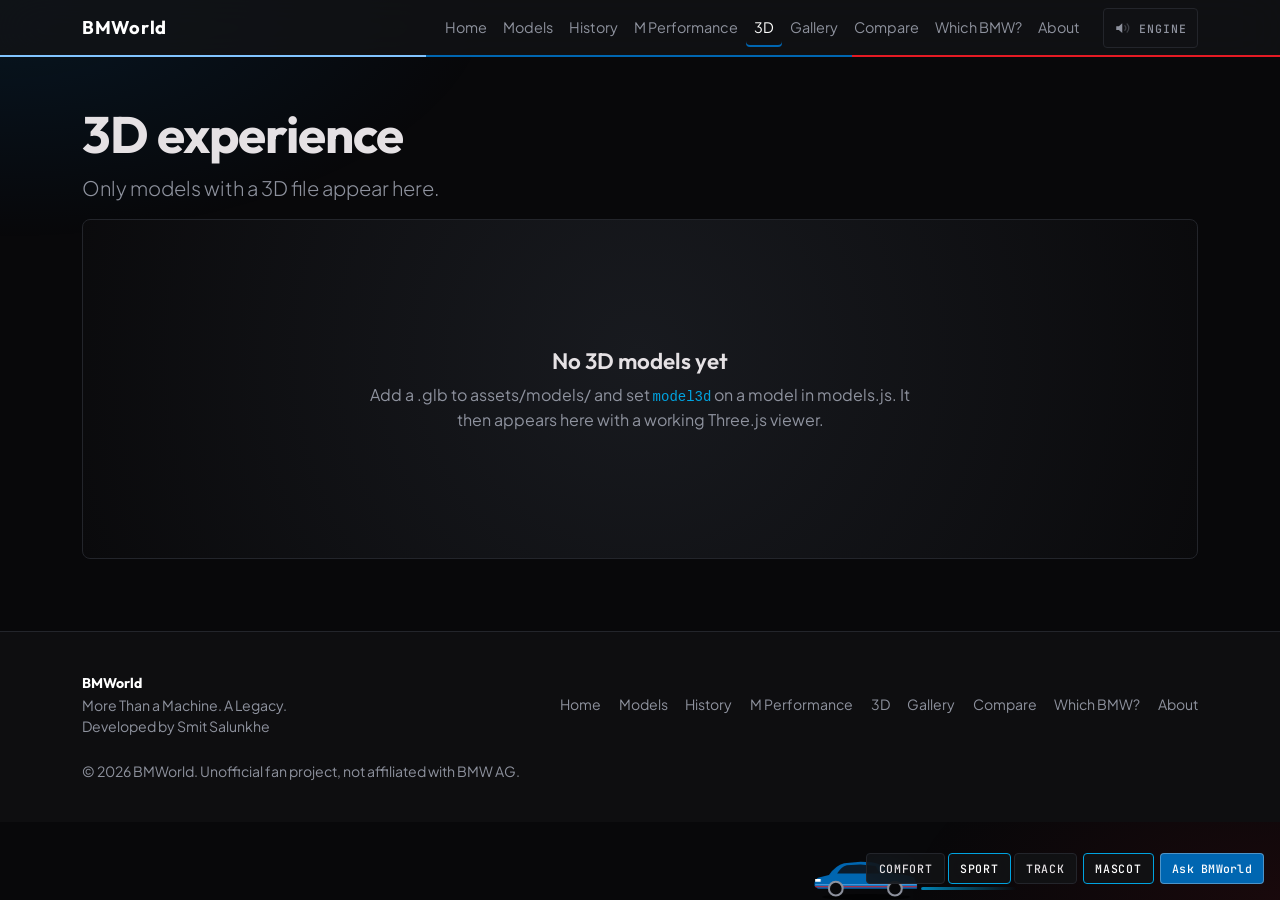
<file: 3d-experience.html>
<!DOCTYPE html>
<html lang="en" data-bs-theme="dark">
<head>
<meta charset="utf-8"><meta name="viewport" content="width=device-width,initial-scale=1,viewport-fit=cover">
<title>3D Experience | BMWorld</title><meta name="description" content="BMW models with 3D assets.">
<link rel="icon" type="image/png" href="bmwholic_favicon.png">
<link href="https://fonts.googleapis.com/css2?family=JetBrains+Mono:wght@500;700&family=Outfit:wght@500;600;700&family=Plus+Jakarta+Sans:wght@400;500;600&display=swap" rel="stylesheet">
<link href="https://cdn.jsdelivr.net/npm/bootstrap@5.3.3/dist/css/bootstrap.min.css" rel="stylesheet">
<link href="style.css" rel="stylesheet">
<script type="importmap">{"imports":{"three":"https://cdn.jsdelivr.net/npm/three@0.160.0/build/three.module.js","three/addons/":"https://cdn.jsdelivr.net/npm/three@0.160.0/examples/jsm/"}}</script>
</head>
<body data-page="3d" class="">
<div id="hdr"></div>
<main class="page-top "><div class="container"><h1>3D experience</h1><p class="lead">Only models with a 3D file appear here.</p>
<div class="viewer" id="viewer" hidden><div><b>No 3D models yet</b><span>Add a .glb to assets/models/ and set <code>model3d</code> on a model in models.js. It then appears here with a working Three.js viewer.</span></div></div>
<div class="row g-3" id="threeList"></div><h3 class="mt-4" id="stageTitle"></h3><div class="stage" id="stage" hidden></div></div></main>
<div id="ftr"></div>
<script src="https://cdn.jsdelivr.net/npm/bootstrap@5.3.3/dist/js/bootstrap.bundle.min.js"></script>
<script src="config.js"></script><script src="images.js"></script><script src="content.js"></script><script src="models.js"></script><script src="common.js"></script><script src="pages.js"></script><script src="knowledge.js"></script><script src="chat-engine.js"></script><script src="extras.js"></script><script src="scenes.js"></script>
</body>
</html>
</file>
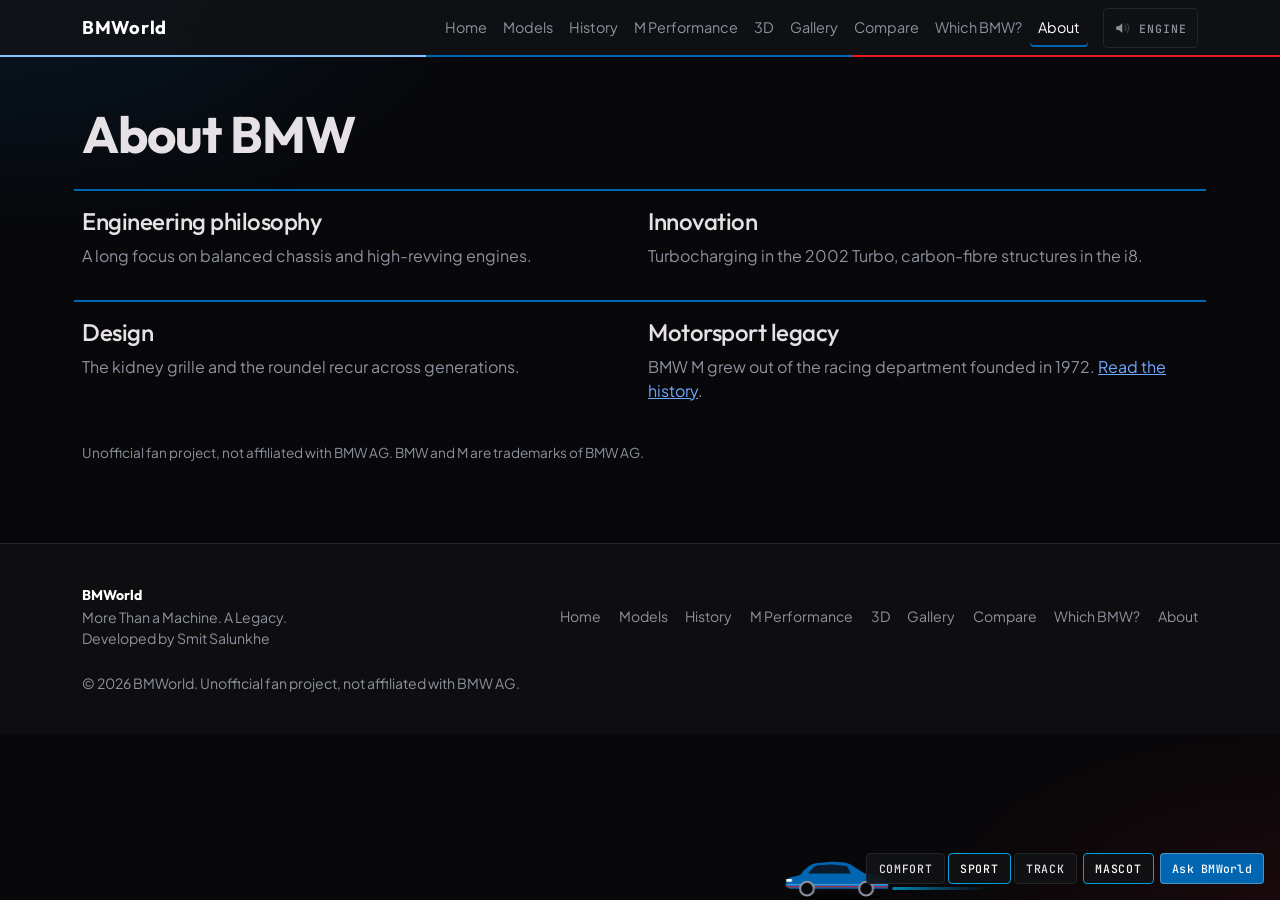
<file: about.html>
<!DOCTYPE html>
<html lang="en" data-bs-theme="dark">
<head>
<meta charset="utf-8"><meta name="viewport" content="width=device-width,initial-scale=1,viewport-fit=cover">
<title>About BMW | BMWorld</title><meta name="description" content="About BMW.">
<link rel="icon" type="image/png" href="bmwholic_favicon.png">
<link href="https://fonts.googleapis.com/css2?family=JetBrains+Mono:wght@500;700&family=Outfit:wght@500;600;700&family=Plus+Jakarta+Sans:wght@400;500;600&display=swap" rel="stylesheet">
<link href="https://cdn.jsdelivr.net/npm/bootstrap@5.3.3/dist/css/bootstrap.min.css" rel="stylesheet">
<link href="style.css" rel="stylesheet">
</head>
<body data-page="about" class="">
<div id="hdr"></div>
<main class="page-top "><div class="container"><h1>About BMW</h1><div class="row g-3 about mt-2"><div class="col-md-6"><h4>Engineering philosophy</h4><p>A long focus on balanced chassis and high-revving engines.</p></div><div class="col-md-6"><h4>Innovation</h4><p>Turbocharging in the 2002 Turbo, carbon-fibre structures in the i8.</p></div><div class="col-md-6"><h4>Design</h4><p>The kidney grille and the roundel recur across generations.</p></div><div class="col-md-6"><h4>Motorsport legacy</h4><p>BMW M grew out of the racing department founded in 1972. <a href="history.html">Read the history</a>.</p></div></div>
<p class="note mt-4">Unofficial fan project, not affiliated with BMW AG. BMW and M are trademarks of BMW AG.</p></div></main>
<div id="ftr"></div>
<script src="https://cdn.jsdelivr.net/npm/bootstrap@5.3.3/dist/js/bootstrap.bundle.min.js"></script>
<script src="config.js"></script><script src="images.js"></script><script src="content.js"></script><script src="models.js"></script><script src="common.js"></script><script src="pages.js"></script><script src="knowledge.js"></script><script src="chat-engine.js"></script><script src="extras.js"></script><script src="scenes.js"></script>
</body>
</html>
</file>
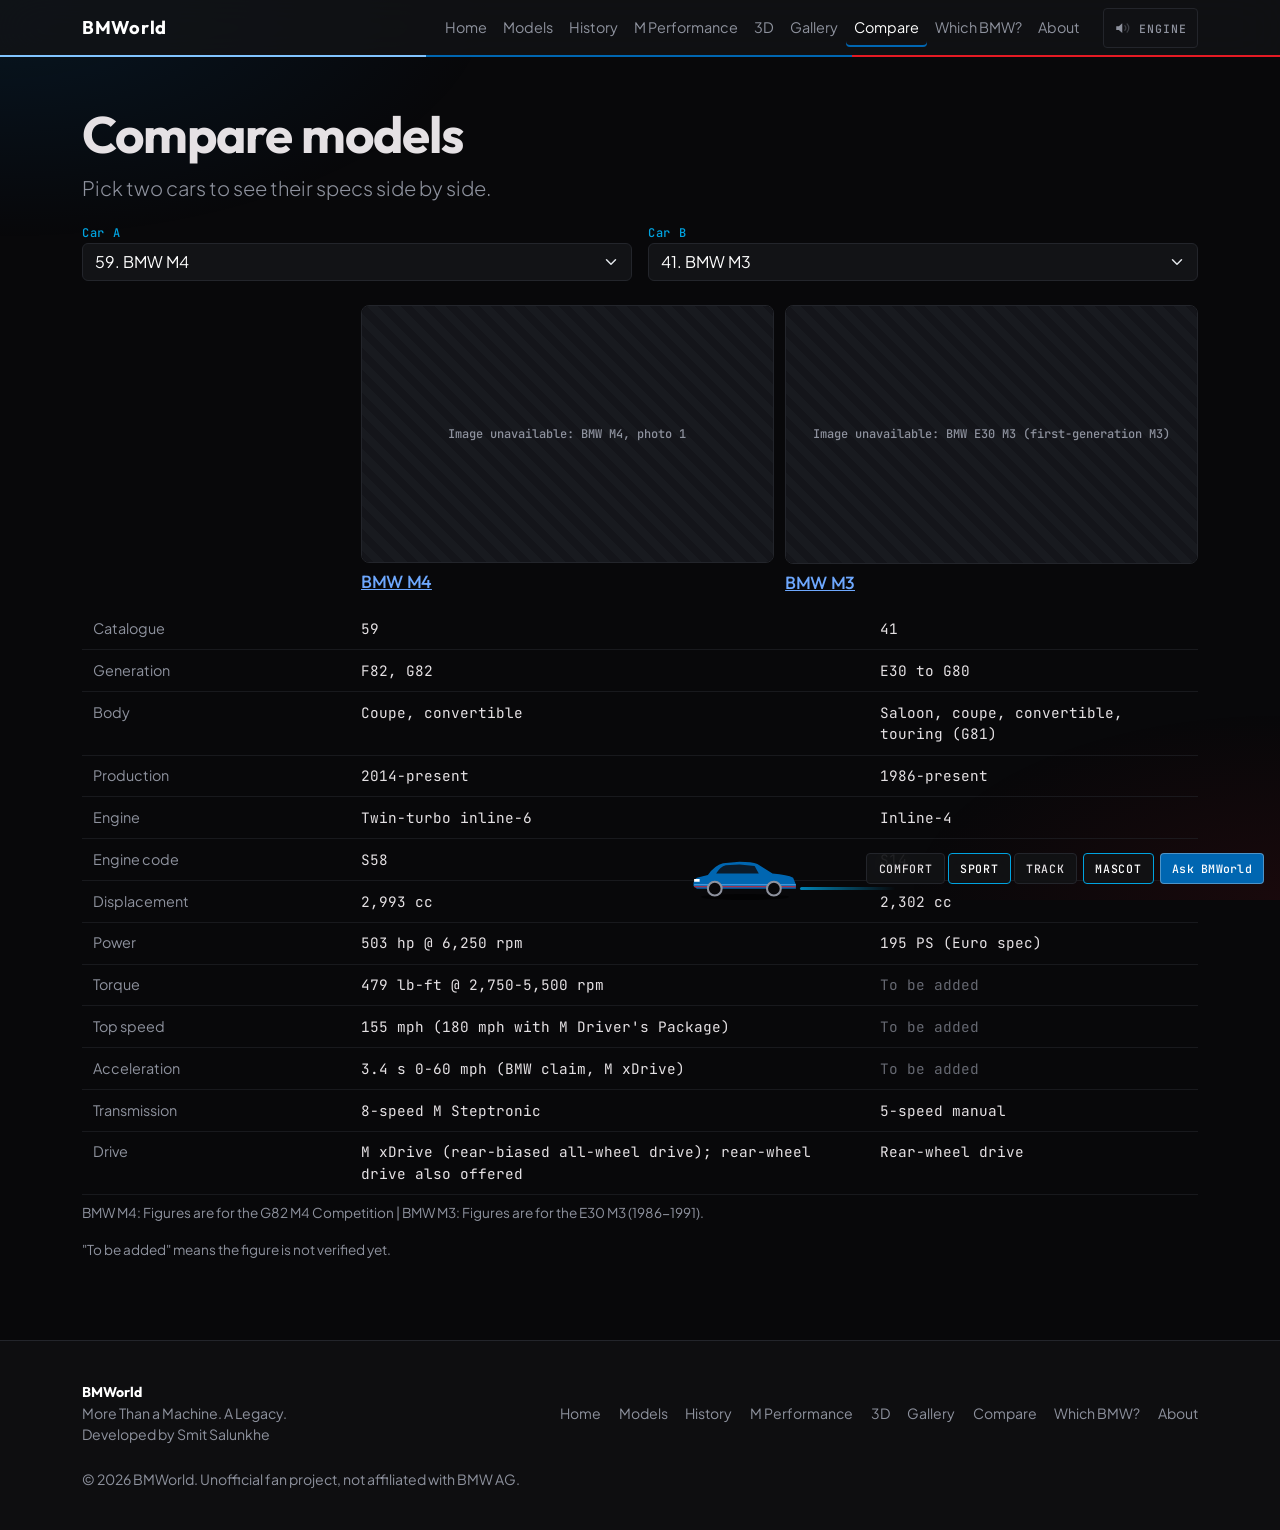
<file: compare.html>
<!DOCTYPE html>
<html lang="en" data-bs-theme="dark">
<head>
<meta charset="utf-8"><meta name="viewport" content="width=device-width,initial-scale=1,viewport-fit=cover">
<title>Compare models | BMWorld</title><meta name="description" content="Browse BMW models by series.">
<link rel="icon" type="image/png" href="bmwholic_favicon.png">
<link href="https://fonts.googleapis.com/css2?family=JetBrains+Mono:wght@500;700&family=Outfit:wght@500;600;700&family=Plus+Jakarta+Sans:wght@400;500;600&display=swap" rel="stylesheet">
<link href="https://cdn.jsdelivr.net/npm/bootstrap@5.3.3/dist/css/bootstrap.min.css" rel="stylesheet">
<link href="style.css" rel="stylesheet">
</head>
<body data-page="compare" class="">
<div id="hdr"></div>
<main class="page-top"><div class="container"><h1>Compare models</h1><p class="lead">Pick two cars to see their specs side by side.</p><div class="row g-3 mb-4"><div class="col-md-6"><label class="tag" for="cmpA">Car A</label><select id="cmpA" class="form-select"></select></div><div class="col-md-6"><label class="tag" for="cmpB">Car B</label><select id="cmpB" class="form-select"></select></div></div><div id="cmpOut"></div><p class="note mt-3">"To be added" means the figure is not verified yet.</p></div></main>
<div id="ftr"></div>
<script src="https://cdn.jsdelivr.net/npm/bootstrap@5.3.3/dist/js/bootstrap.bundle.min.js"></script>
<script src="config.js"></script><script src="images.js"></script><script src="content.js"></script><script src="models.js"></script><script src="common.js"></script><script src="pages.js"></script><script src="knowledge.js"></script><script src="chat-engine.js"></script><script src="extras.js"></script><script src="scenes.js"></script>
</body>
</html>
</file>
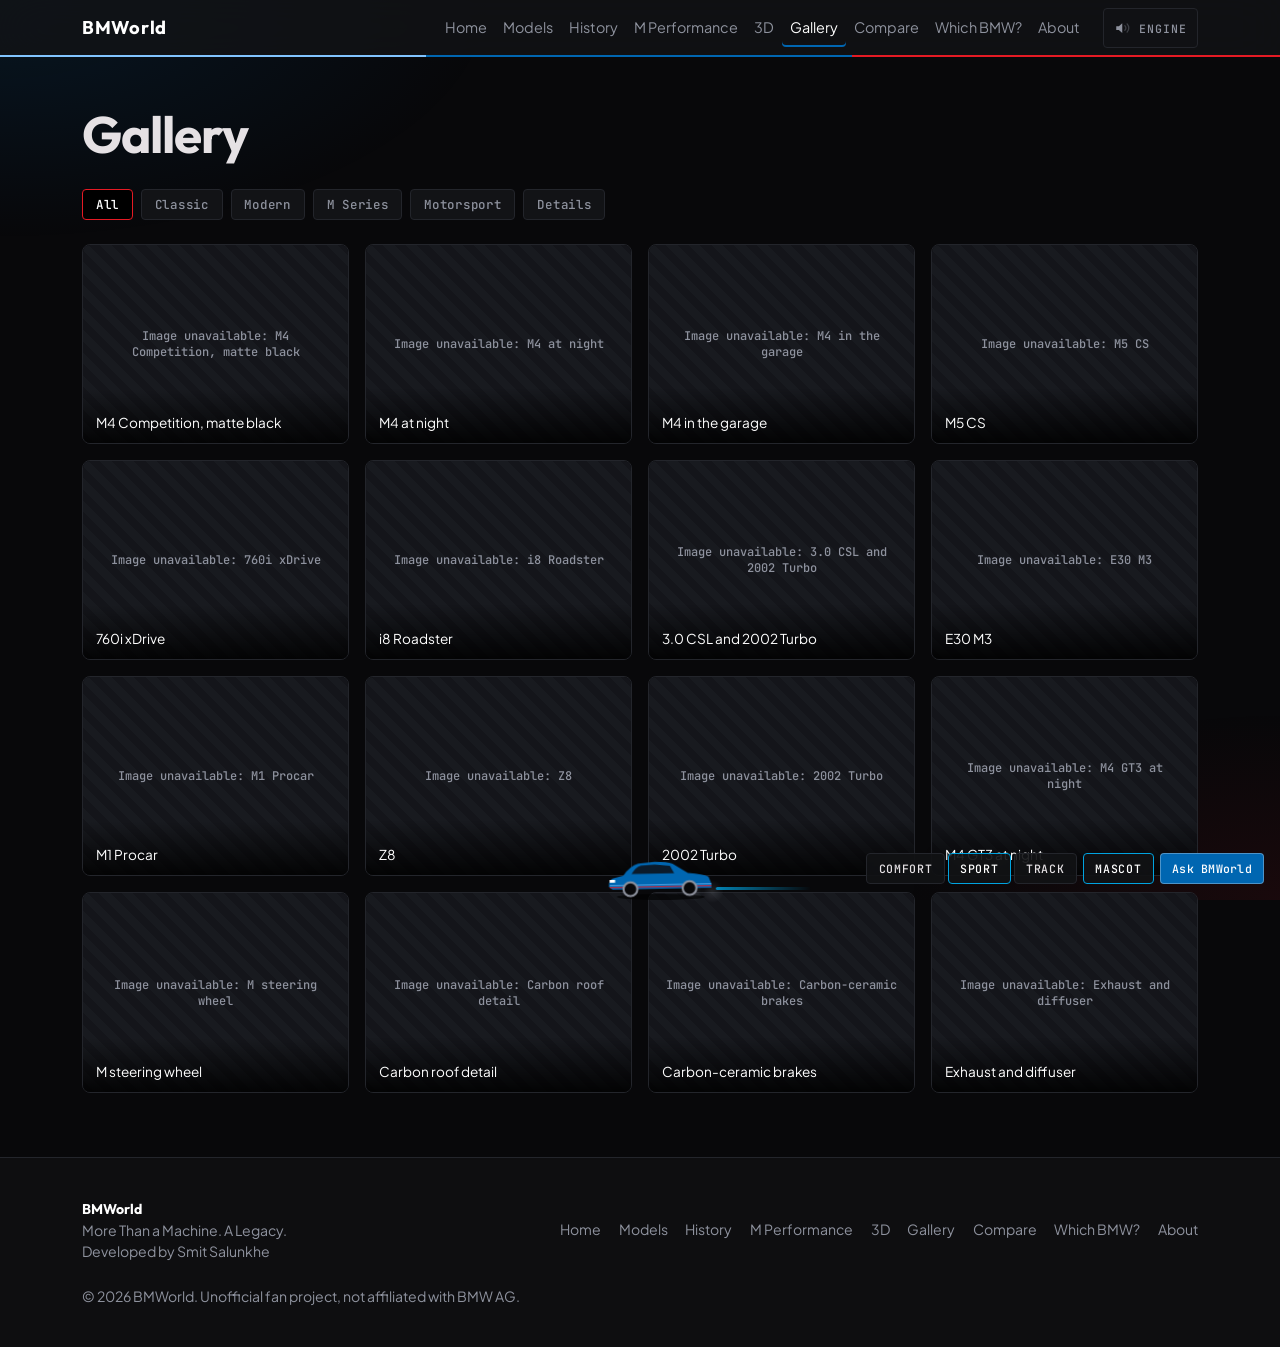
<file: gallery.html>
<!DOCTYPE html>
<html lang="en" data-bs-theme="dark">
<head>
<meta charset="utf-8"><meta name="viewport" content="width=device-width,initial-scale=1,viewport-fit=cover">
<title>Gallery | BMWorld</title><meta name="description" content="BMW photo gallery.">
<link rel="icon" type="image/png" href="bmwholic_favicon.png">
<link href="https://fonts.googleapis.com/css2?family=JetBrains+Mono:wght@500;700&family=Outfit:wght@500;600;700&family=Plus+Jakarta+Sans:wght@400;500;600&display=swap" rel="stylesheet">
<link href="https://cdn.jsdelivr.net/npm/bootstrap@5.3.3/dist/css/bootstrap.min.css" rel="stylesheet">
<link href="style.css" rel="stylesheet">
</head>
<body data-page="gallery" class="">
<div id="hdr"></div>
<main class="page-top "><div class="container"><h1>Gallery</h1><div class="chips" id="galChips" role="group" aria-label="Gallery filters"></div><div class="row g-3" id="galGrid"></div></div></main>
<div id="ftr"></div>
<div class="modal fade" id="lightbox" tabindex="-1"><div class="modal-dialog modal-xl modal-dialog-centered"><div class="modal-content"><button class="btn-close lb-x" data-bs-dismiss="modal" aria-label="Close"></button><img id="lbImg" alt=""><div class="lb-bar"><button class="btn btn-glass" id="lbPrev">Previous</button><span id="lbCap"></span><button class="btn btn-glass" id="lbNext">Next</button></div></div></div></div>
<script src="https://cdn.jsdelivr.net/npm/bootstrap@5.3.3/dist/js/bootstrap.bundle.min.js"></script>
<script src="config.js"></script><script src="images.js"></script><script src="content.js"></script><script src="models.js"></script><script src="common.js"></script><script src="pages.js"></script><script src="knowledge.js"></script><script src="chat-engine.js"></script><script src="extras.js"></script><script src="scenes.js"></script>
</body>
</html>
</file>
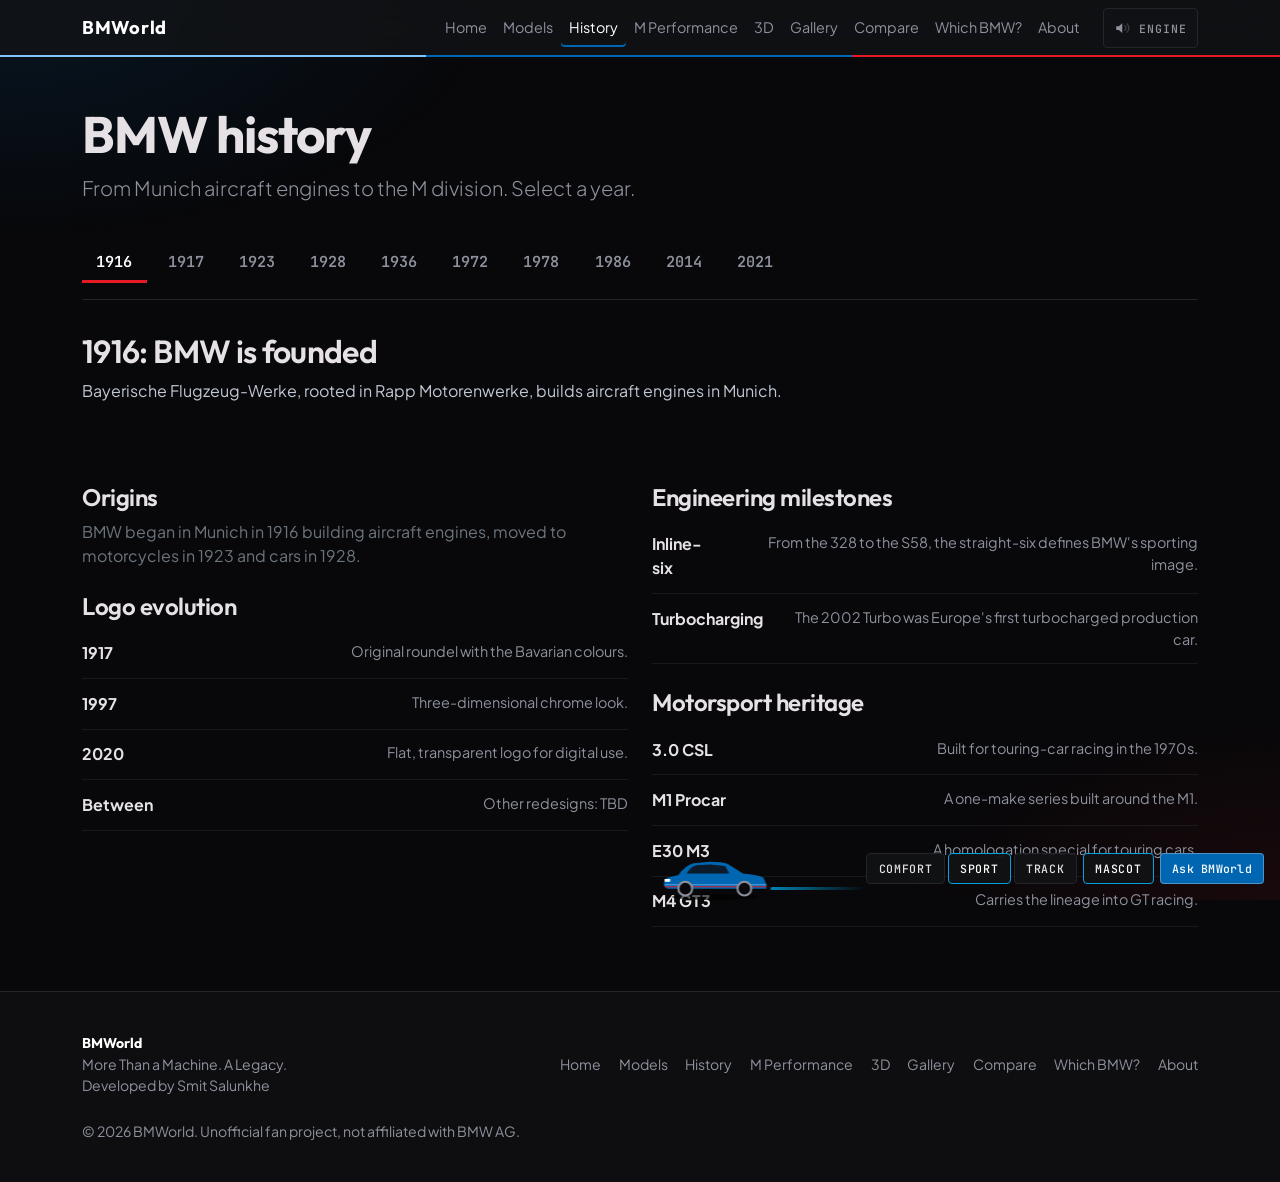
<file: history.html>
<!DOCTYPE html>
<html lang="en" data-bs-theme="dark">
<head>
<meta charset="utf-8"><meta name="viewport" content="width=device-width,initial-scale=1,viewport-fit=cover">
<title>BMW History | BMWorld</title><meta name="description" content="BMW history timeline.">
<link rel="icon" type="image/png" href="bmwholic_favicon.png">
<link href="https://fonts.googleapis.com/css2?family=JetBrains+Mono:wght@500;700&family=Outfit:wght@500;600;700&family=Plus+Jakarta+Sans:wght@400;500;600&display=swap" rel="stylesheet">
<link href="https://cdn.jsdelivr.net/npm/bootstrap@5.3.3/dist/css/bootstrap.min.css" rel="stylesheet">
<link href="style.css" rel="stylesheet">
</head>
<body data-page="history" class="">
<div id="hdr"></div>
<main class="page-top "><div class="container"><h1>BMW history</h1><p class="lead">From Munich aircraft engines to the M division. Select a year.</p><div class="tl" id="tl" role="tablist"></div><div class="tl-panel" id="tlPanel" aria-live="polite"></div>
<div class="row g-4 mt-2"><div class="col-lg-6"><h3>Origins</h3><p class="text-secondary">BMW began in Munich in 1916 building aircraft engines, moved to motorcycles in 1923 and cars in 1928.</p><h3 class="mt-4">Logo evolution</h3><ul class="rules" id="logos"></ul></div>
<div class="col-lg-6"><h3>Engineering milestones</h3><ul class="rules"><li><b>Inline-six</b><span>From the 328 to the S58, the straight-six defines BMW's sporting image.</span></li><li><b>Turbocharging</b><span>The 2002 Turbo was Europe's first turbocharged production car.</span></li></ul><h3 class="mt-4">Motorsport heritage</h3><ul class="rules"><li><b>3.0 CSL</b><span>Built for touring-car racing in the 1970s.</span></li><li><b>M1 Procar</b><span>A one-make series built around the M1.</span></li><li><b>E30 M3</b><span>A homologation special for touring cars.</span></li><li><b>M4 GT3</b><span>Carries the lineage into GT racing.</span></li></ul></div></div></div></main>
<div id="ftr"></div>
<script src="https://cdn.jsdelivr.net/npm/bootstrap@5.3.3/dist/js/bootstrap.bundle.min.js"></script>
<script src="config.js"></script><script src="images.js"></script><script src="content.js"></script><script src="models.js"></script><script src="common.js"></script><script src="pages.js"></script><script src="knowledge.js"></script><script src="chat-engine.js"></script><script src="extras.js"></script><script src="scenes.js"></script>
</body>
</html>
</file>
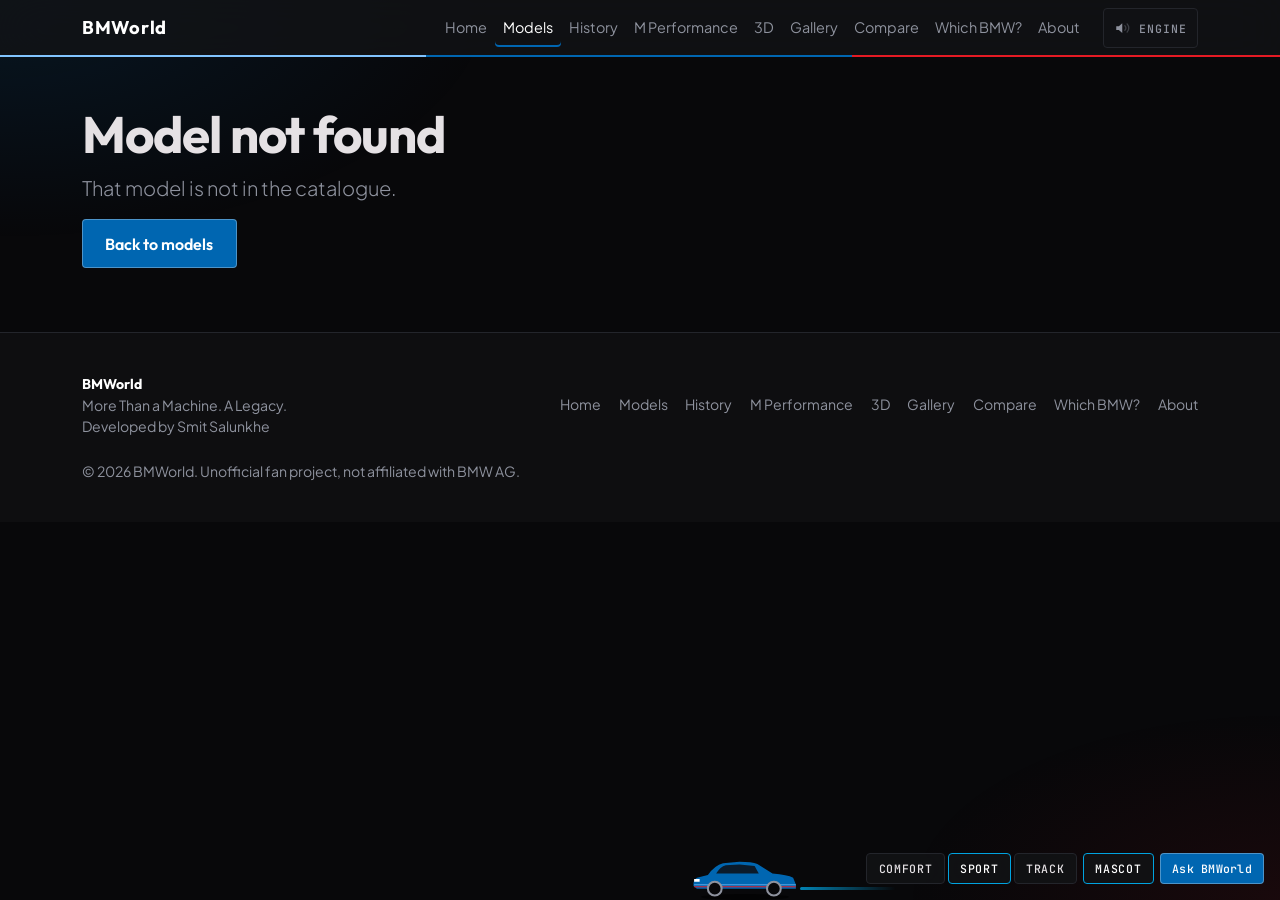
<file: model.html>
<!DOCTYPE html>
<html lang="en" data-bs-theme="dark">
<head>
<meta charset="utf-8"><meta name="viewport" content="width=device-width,initial-scale=1,viewport-fit=cover">
<title>Model | BMWorld</title><meta name="description" content="BMW model details.">
<link rel="icon" type="image/png" href="bmwholic_favicon.png">
<link href="https://fonts.googleapis.com/css2?family=JetBrains+Mono:wght@500;700&family=Outfit:wght@500;600;700&family=Plus+Jakarta+Sans:wght@400;500;600&display=swap" rel="stylesheet">
<link href="https://cdn.jsdelivr.net/npm/bootstrap@5.3.3/dist/css/bootstrap.min.css" rel="stylesheet">
<link href="style.css" rel="stylesheet">
</head>
<body data-page="model" class="">
<div id="hdr"></div>
<main class="page-top "><div class="container"><div id="modelRoot"><p class="lead">Loading...</p></div></div></main>
<div id="ftr"></div>
<script src="https://cdn.jsdelivr.net/npm/bootstrap@5.3.3/dist/js/bootstrap.bundle.min.js"></script>
<script src="config.js"></script><script src="images.js"></script><script src="content.js"></script><script src="models.js"></script><script src="common.js"></script><script src="pages.js"></script><script src="knowledge.js"></script><script src="chat-engine.js"></script><script src="extras.js"></script><script src="scenes.js"></script>
</body>
</html>
</file>
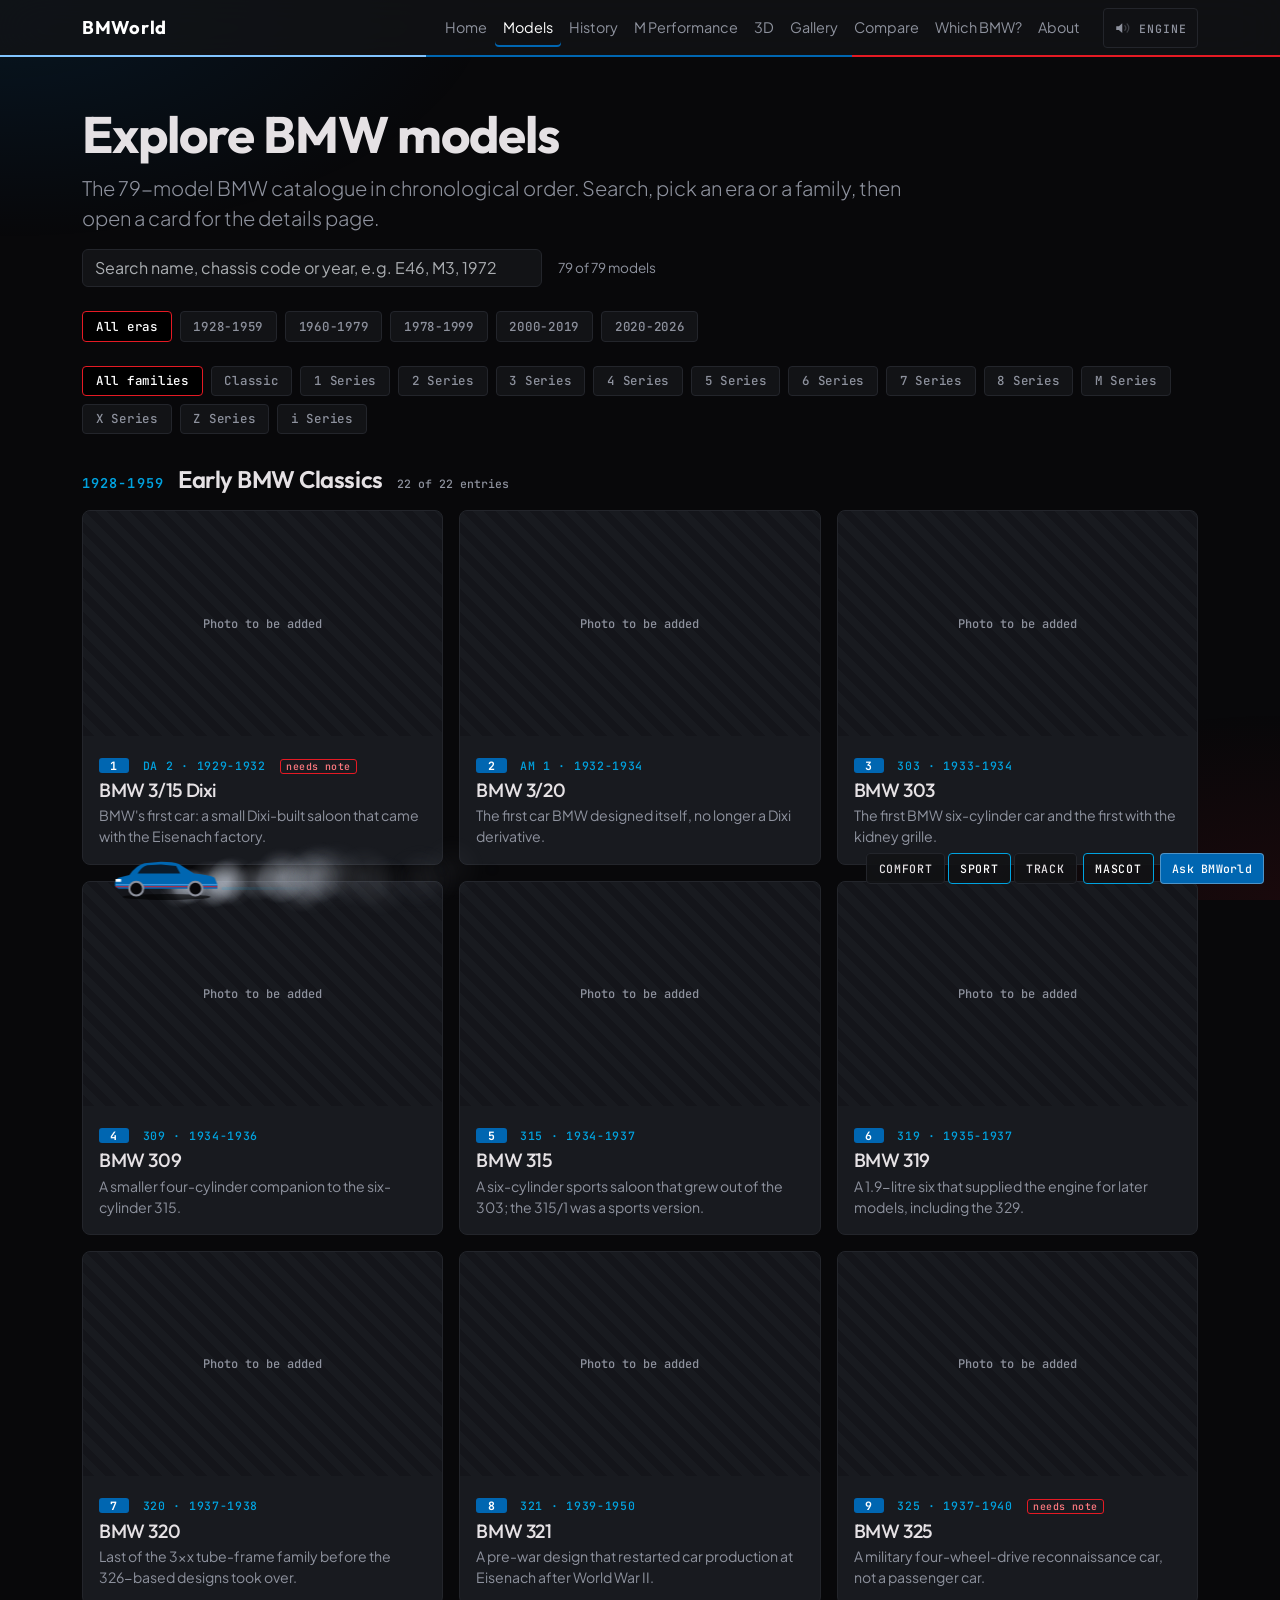
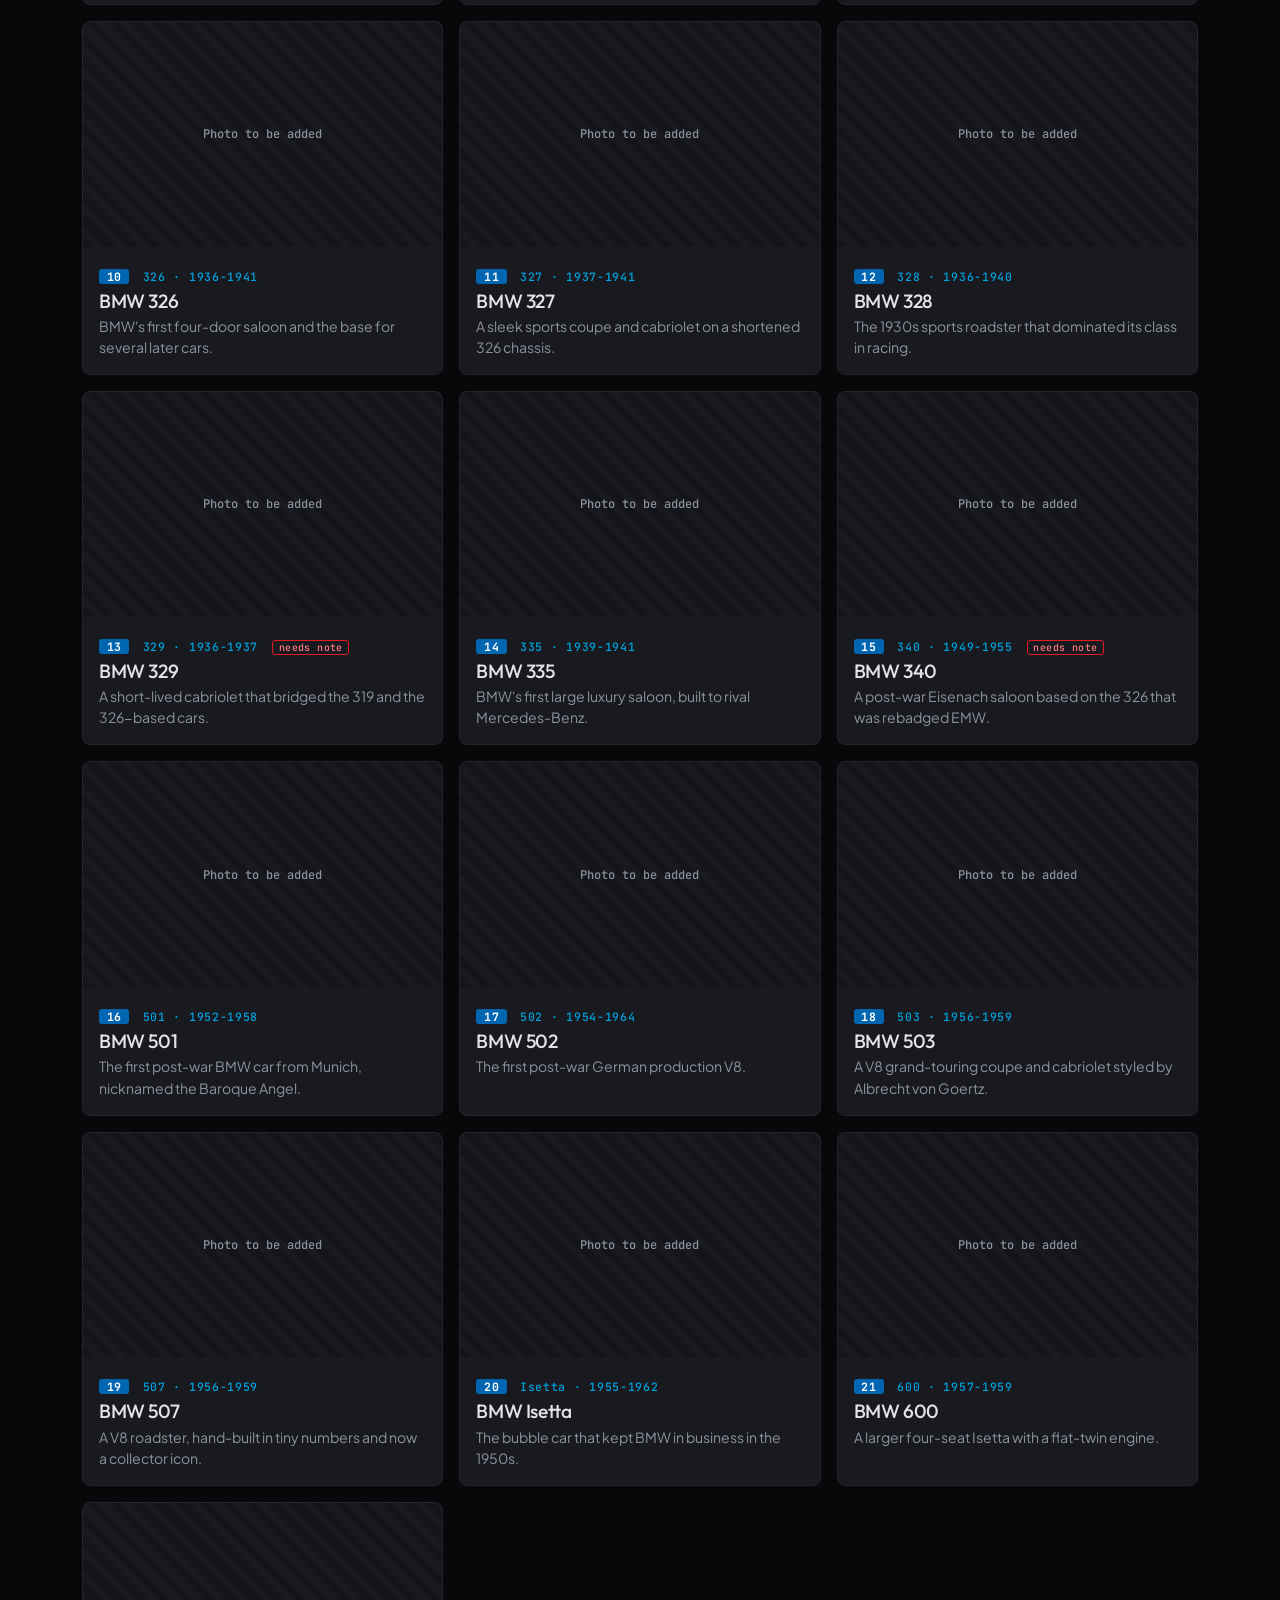
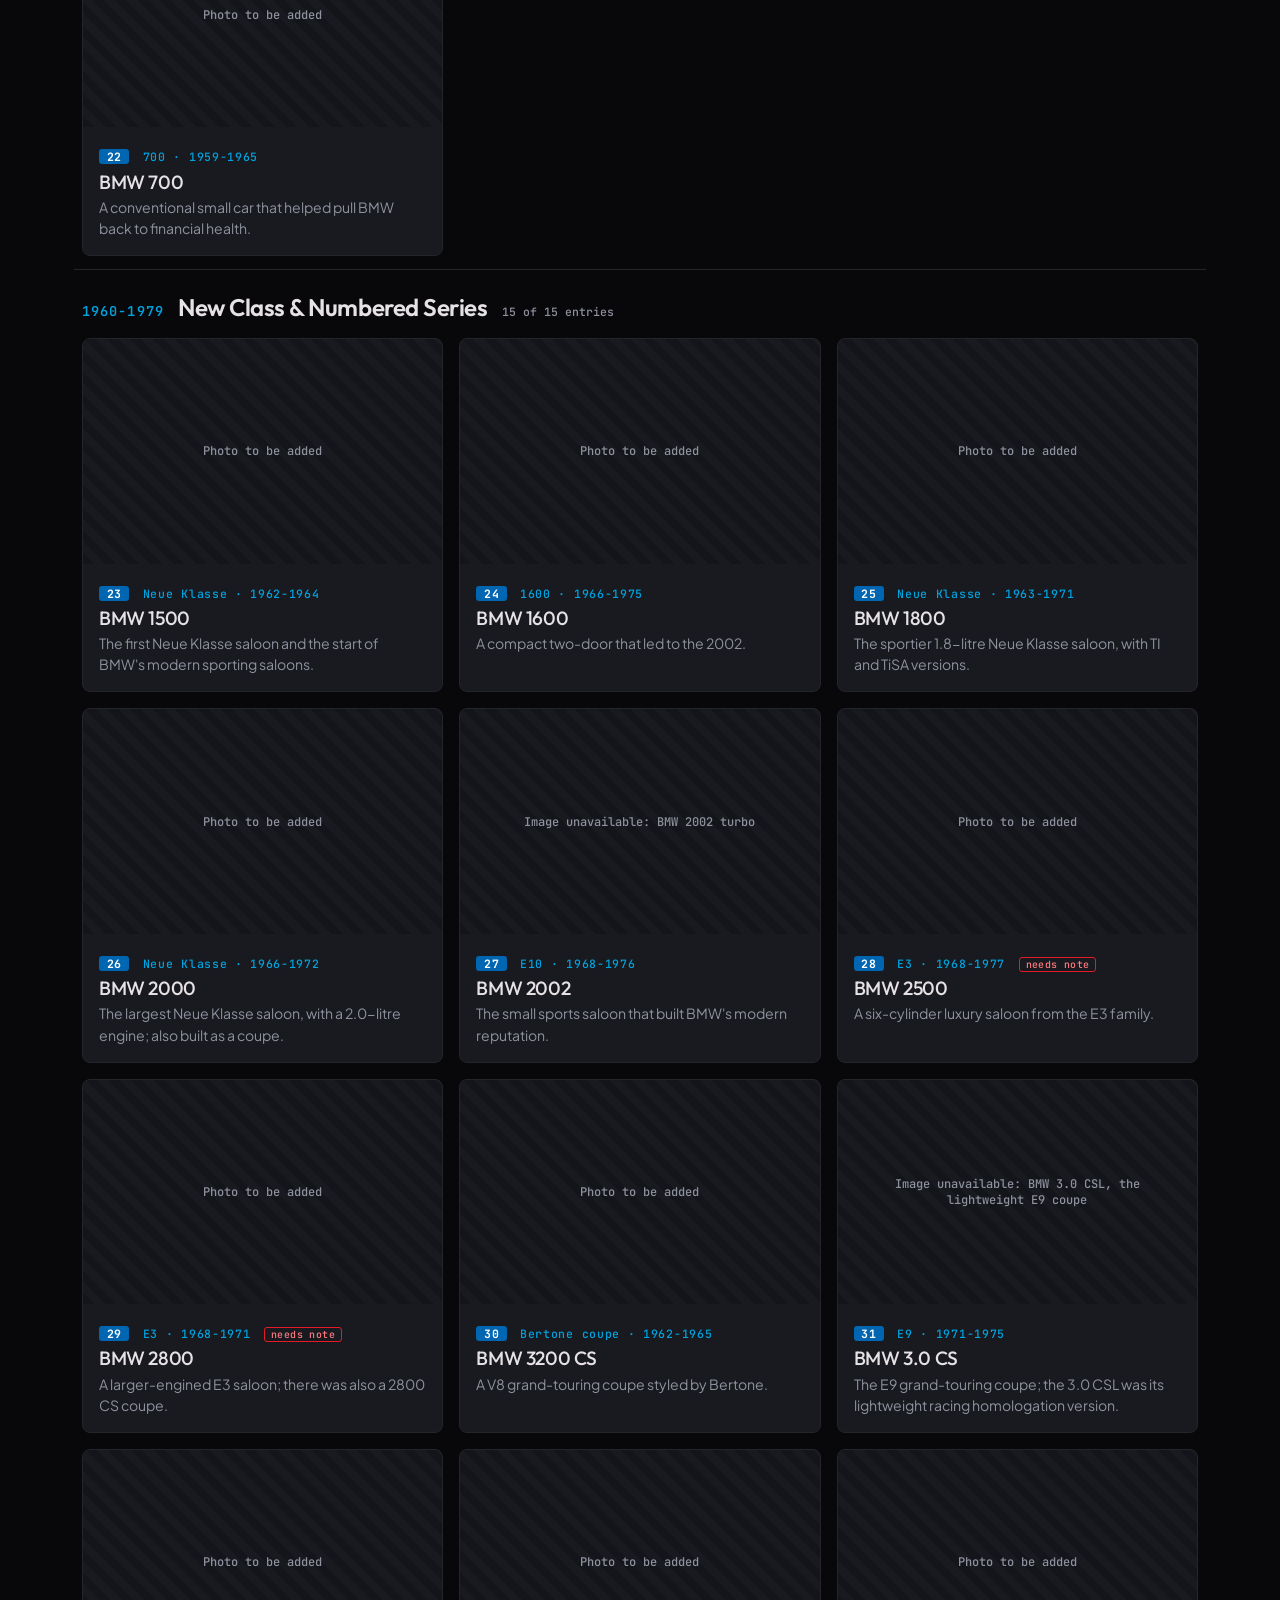
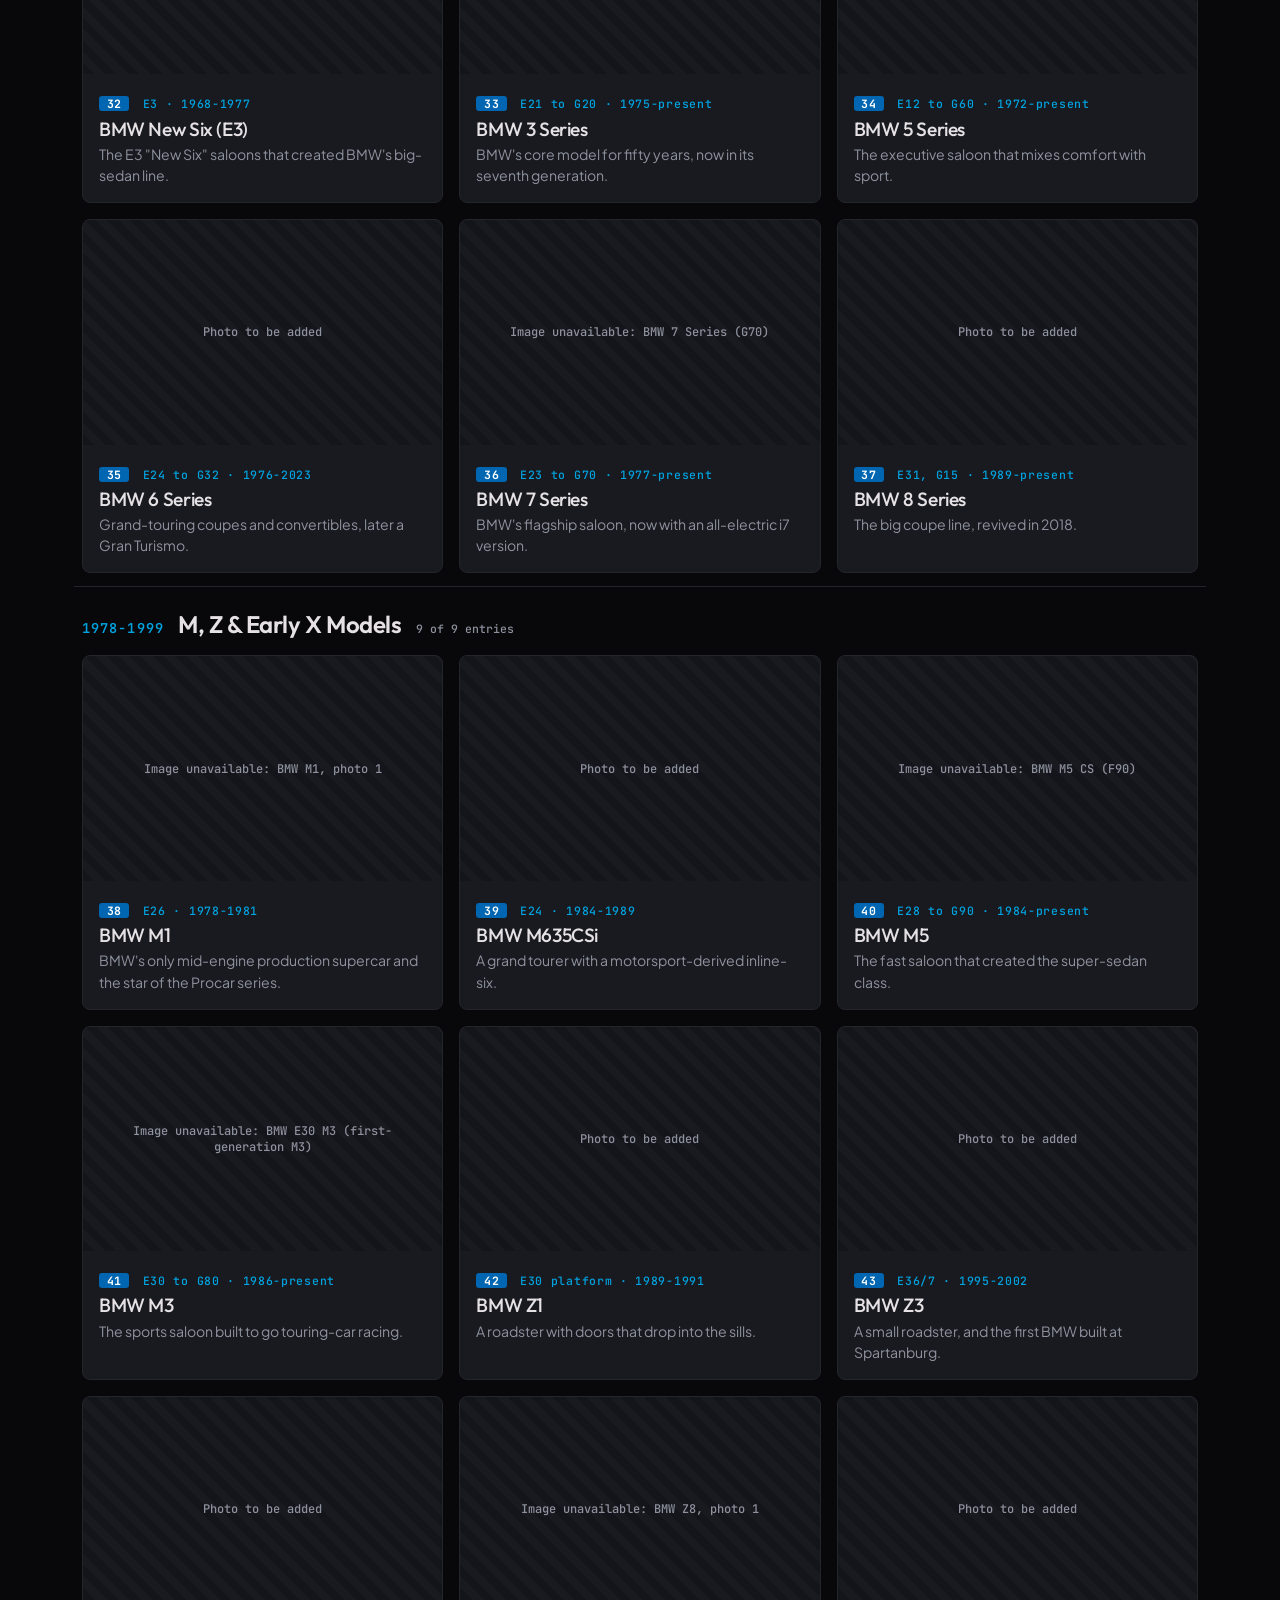
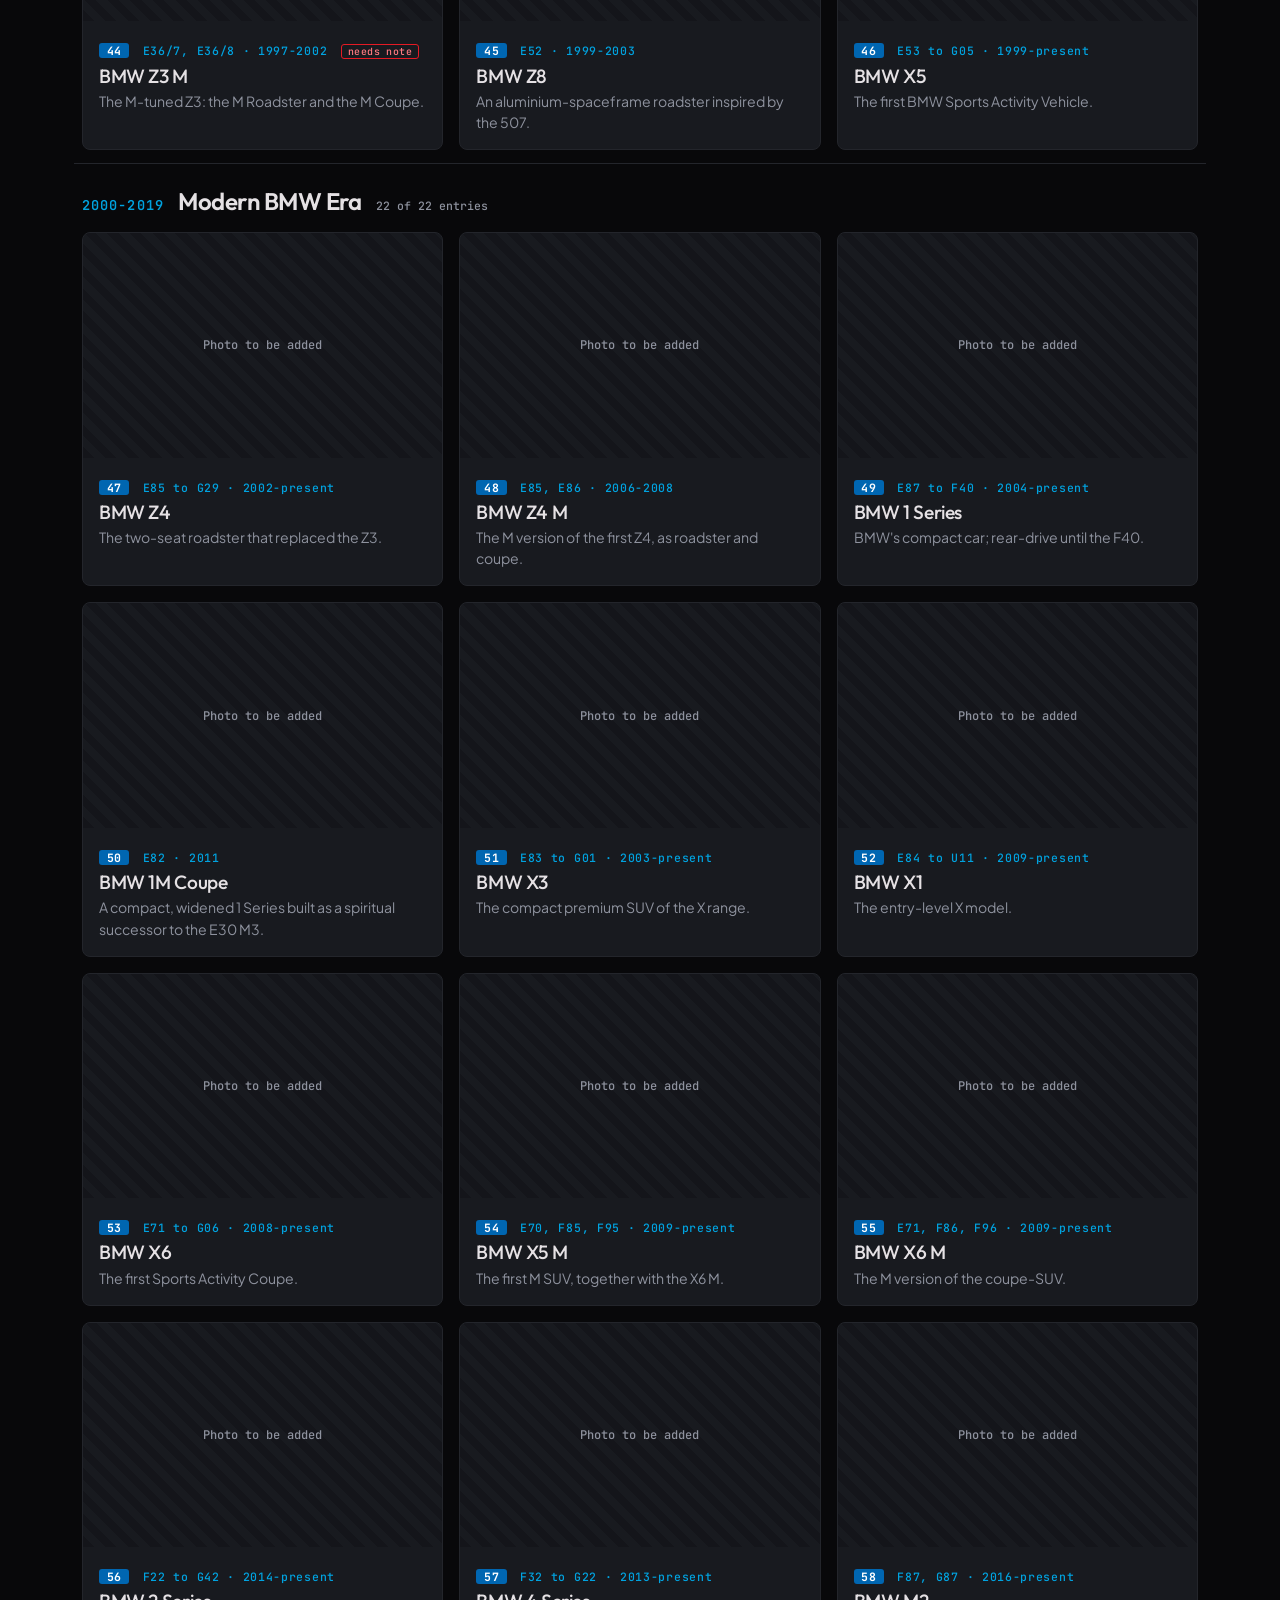
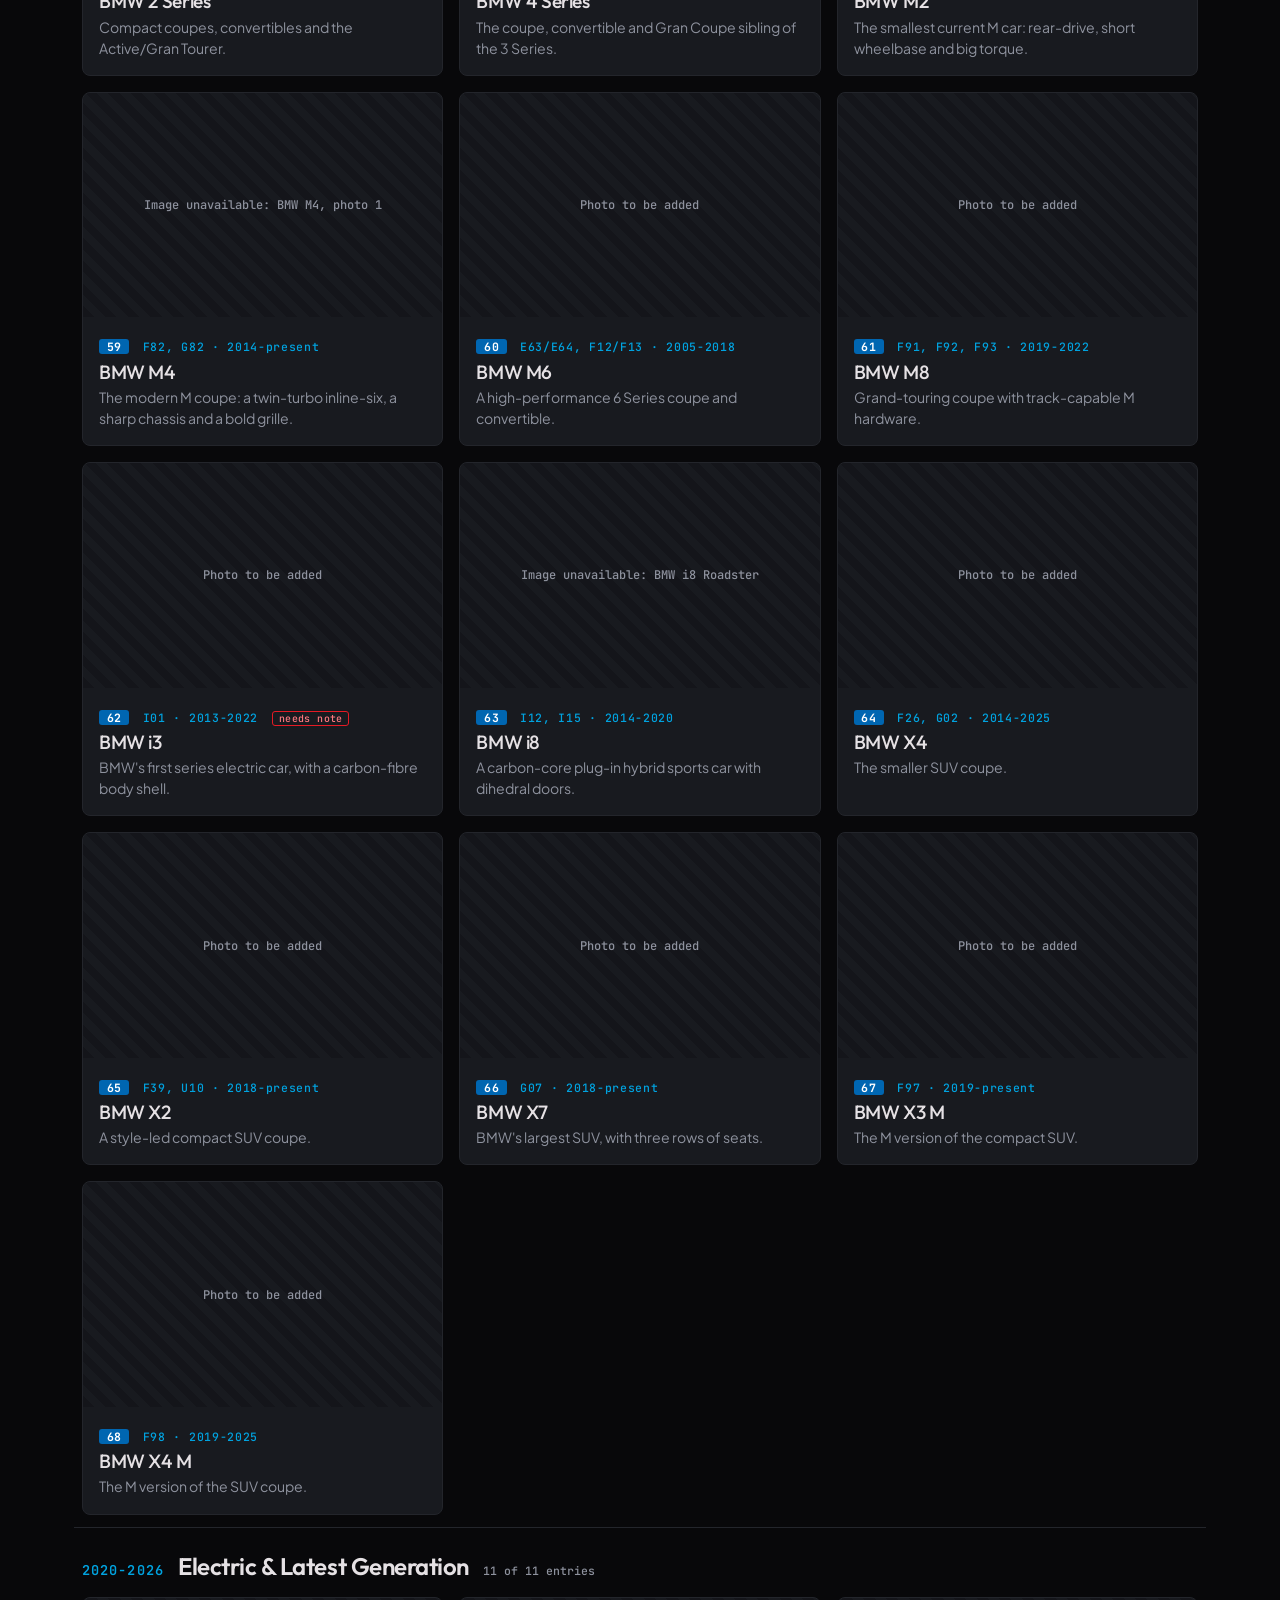
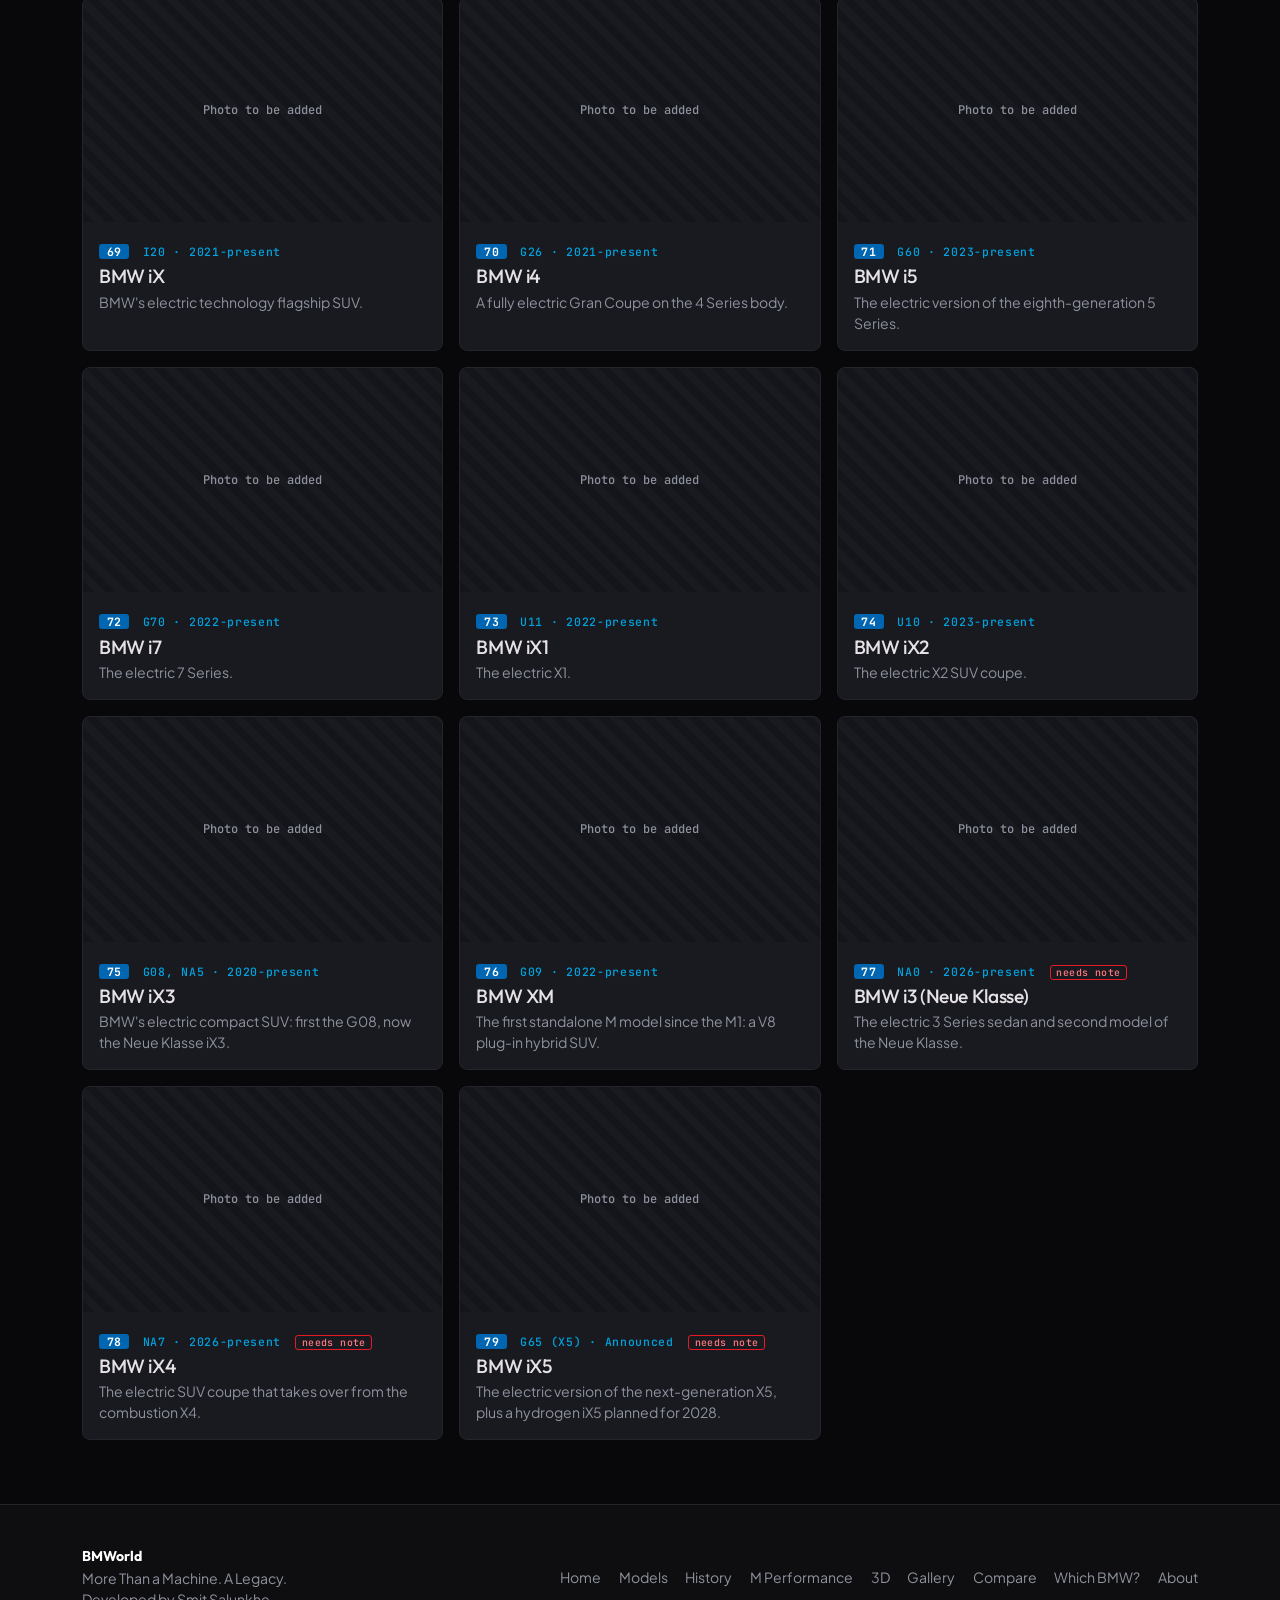
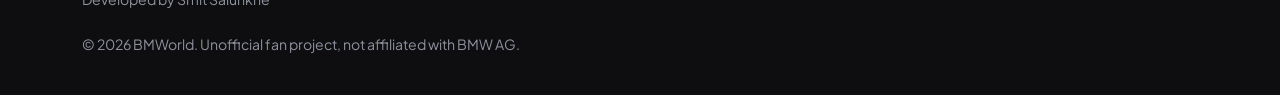
<file: models.html>
<!DOCTYPE html>
<html lang="en" data-bs-theme="dark">
<head>
<meta charset="utf-8"><meta name="viewport" content="width=device-width,initial-scale=1,viewport-fit=cover">
<title>BMW Models | BMWorld</title><meta name="description" content="Browse BMW models by series.">
<link rel="icon" type="image/png" href="bmwholic_favicon.png">
<link href="https://fonts.googleapis.com/css2?family=JetBrains+Mono:wght@500;700&family=Outfit:wght@500;600;700&family=Plus+Jakarta+Sans:wght@400;500;600&display=swap" rel="stylesheet">
<link href="https://cdn.jsdelivr.net/npm/bootstrap@5.3.3/dist/css/bootstrap.min.css" rel="stylesheet">
<link href="style.css" rel="stylesheet">
</head>
<body data-page="models" class="">
<div id="hdr"></div>
<main class="page-top "><div class="container"><h1>Explore BMW models</h1><p class="lead">The 79-model BMW catalogue in chronological order. Search, pick an era or a family, then open a card for the details page.</p>
<div class="msearch"><label class="visually-hidden" for="modelSearch">Search models</label><input id="modelSearch" type="search" class="form-control" placeholder="Search name, chassis code or year, e.g. E46, M3, 1972" autocomplete="off"><span id="modelCount" class="note" aria-live="polite"></span></div>
<div class="chips" id="eraChips" role="group" aria-label="Eras"></div><div class="chips" id="modelChips" role="group" aria-label="Model families"></div><div class="row g-3" id="modelGrid"></div><p class="empty d-none" id="modelEmpty">No model matches that search. Clear the search or choose another era or family.</p></div></main>
<div id="ftr"></div>
<script src="https://cdn.jsdelivr.net/npm/bootstrap@5.3.3/dist/js/bootstrap.bundle.min.js"></script>
<script src="config.js"></script><script src="images.js"></script><script src="content.js"></script><script src="models.js"></script><script src="common.js"></script><script src="pages.js"></script><script src="knowledge.js"></script><script src="chat-engine.js"></script><script src="extras.js"></script><script src="scenes.js"></script>
</body>
</html>
</file>
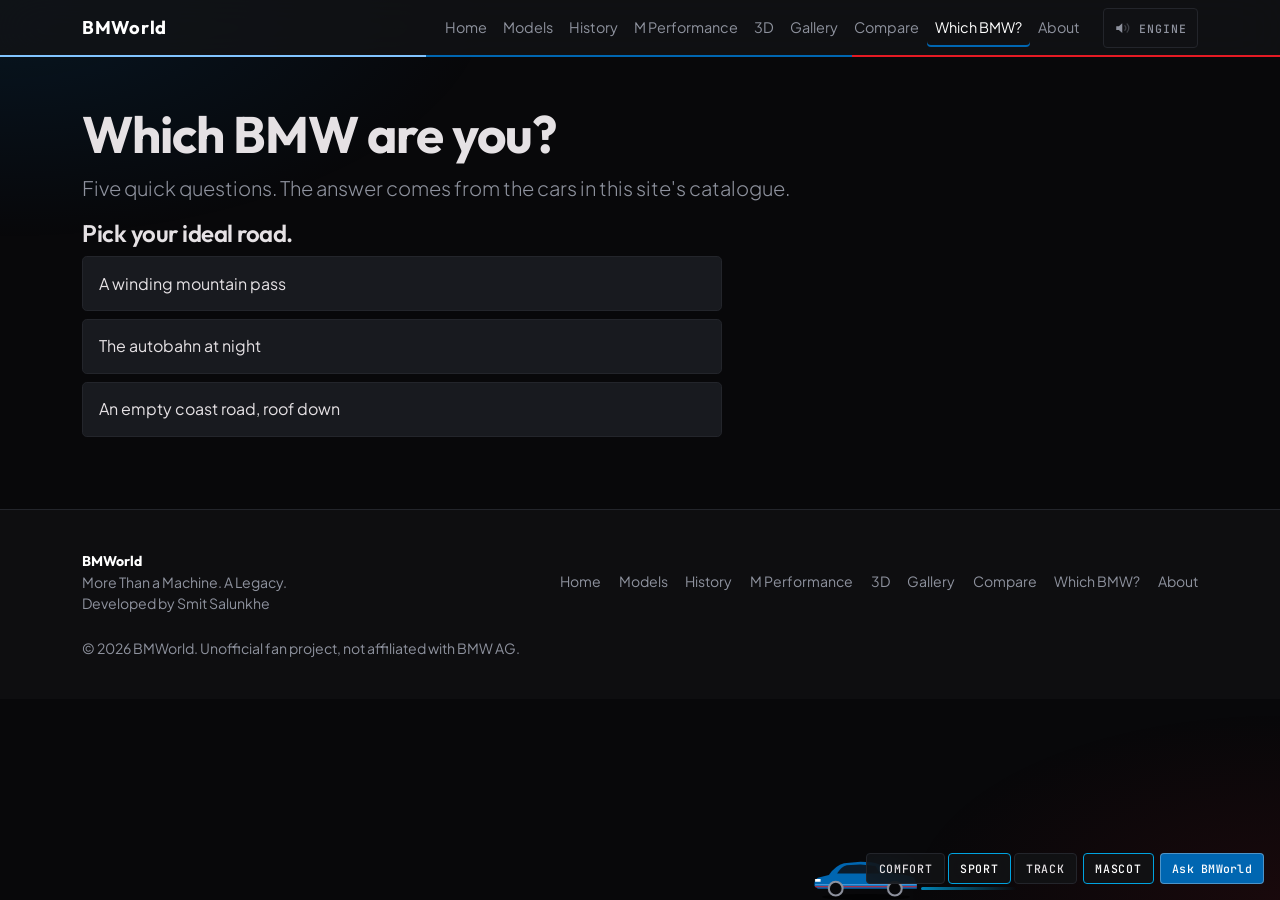
<file: quiz.html>
<!DOCTYPE html>
<html lang="en" data-bs-theme="dark">
<head>
<meta charset="utf-8"><meta name="viewport" content="width=device-width,initial-scale=1,viewport-fit=cover">
<title>Which BMW are you? | BMWorld</title><meta name="description" content="Browse BMW models by series.">
<link rel="icon" type="image/png" href="bmwholic_favicon.png">
<link href="https://fonts.googleapis.com/css2?family=JetBrains+Mono:wght@500;700&family=Outfit:wght@500;600;700&family=Plus+Jakarta+Sans:wght@400;500;600&display=swap" rel="stylesheet">
<link href="https://cdn.jsdelivr.net/npm/bootstrap@5.3.3/dist/css/bootstrap.min.css" rel="stylesheet">
<link href="style.css" rel="stylesheet">
</head>
<body data-page="quiz" class="">
<div id="hdr"></div>
<main class="page-top"><div class="container"><h1>Which BMW are you?</h1><p class="lead">Five quick questions. The answer comes from the cars in this site's catalogue.</p><div id="quizRoot" class="quiz"></div></div></main>
<div id="ftr"></div>
<script src="https://cdn.jsdelivr.net/npm/bootstrap@5.3.3/dist/js/bootstrap.bundle.min.js"></script>
<script src="config.js"></script><script src="images.js"></script><script src="content.js"></script><script src="models.js"></script><script src="common.js"></script><script src="pages.js"></script><script src="knowledge.js"></script><script src="chat-engine.js"></script><script src="extras.js"></script><script src="scenes.js"></script>
</body>
</html>
</file>
<file: style.css>
:root{--bg:#08080A;--st:#121316;--card:#181A1F;--line:#23252B;--blue:#0066B1;--cyan:#00A3E0;--red:#E51A24;--mute:#8E929E;--f-h:Outfit,sans-serif;--f-b:"Plus Jakarta Sans",sans-serif;--f-m:"JetBrains Mono",monospace}
html{scroll-behavior:smooth;scroll-padding-top:72px}html.locked,html.locked body{overflow:hidden;height:100%;overscroll-behavior:none}
body{background:var(--bg);font-family:var(--f-b);color:#e5e1e4}
h1,h2,h3,h4,.navbar-brand{font-family:var(--f-h);letter-spacing:-.02em}h2{font-size:clamp(1.6rem,5.2vw,3rem);font-weight:600}h3{font-size:clamp(1.25rem,3.6vw,1.5rem);font-weight:600}
code{color:var(--cyan)}.lead{color:var(--mute);max-width:60ch}.note,.empty{color:var(--mute);font-size:.85rem}
.intro{position:relative;height:100vh;height:100svh;height:100dvh;background:#000;overflow:hidden}
.intro video{position:absolute;inset:0;width:100%;height:100%;object-fit:cover;background:#000}
@media(orientation:portrait){.intro:not(.vid-port) video{object-fit:contain}}   /* landscape video in portrait (mobile file missing): show it whole */
.intro-text{position:absolute;inset:0;display:flex;flex-direction:column;justify-content:flex-end;align-items:center;padding:0 1.25rem max(2.5rem,12vh);padding-bottom:max(2.5rem,12dvh);text-align:center;background:linear-gradient(transparent 45%,rgba(0,0,0,.75));opacity:0;visibility:hidden;transition:opacity 1.6s ease .2s}
.intro-text h1{font-size:clamp(2.5rem,8vw,5.5rem);font-weight:700;letter-spacing:-.03em;margin:0}.intro-text p{font-size:clamp(1rem,2vw,1.4rem);color:#c1c7d3;margin:.5rem 0 2rem}
.ended .intro-text{opacity:1;visibility:visible}
.scroll-cue{display:flex;flex-direction:column;align-items:center;gap:.6rem;color:#fff;text-decoration:none;font:600 .7rem var(--f-m);letter-spacing:.14em}
.scroll-cue i{width:1px;height:42px;background:linear-gradient(var(--cyan),transparent);animation:cue 1.8s ease-in-out infinite;transform-origin:top}
@keyframes cue{0%{transform:scaleY(0)}60%{transform:scaleY(1)}100%{transform:scaleY(1);opacity:0}}
.has-intro .site-nav,.has-intro #site,.has-intro .foot{visibility:hidden;opacity:0;transition:opacity 1.2s ease}.has-intro.ended .site-nav,.has-intro.ended #site,.has-intro.ended .foot{visibility:visible;opacity:1}
.site-nav{position:fixed;top:0;left:0;right:0;z-index:70;background:rgba(18,19,22,.8);backdrop-filter:blur(24px);border-bottom:1px solid var(--line);transition:transform .6s ease,opacity 1.2s;padding-left:env(safe-area-inset-left);padding-right:env(safe-area-inset-right)}
.has-intro:not(.ended) .site-nav{transform:translateY(-100%)}
.ended .site-nav{transform:none}.navbar-brand{font-weight:700;letter-spacing:.04em}
.nav-link{font-size:.9rem;color:var(--mute)!important;border-radius:4px}.nav-link:hover,.nav-link.active{color:#fff!important;box-shadow:inset 0 -2px var(--blue)}
.sec{padding:clamp(3.5rem,9vw,6rem) 0}.alt{background:var(--st)}
.frame{border:1px solid var(--line);border-radius:8px;overflow:hidden;background:var(--card);aspect-ratio:16/10;position:relative}
.frame img,.card-m img{width:100%;height:100%;object-fit:cover;display:block}
.noimg{display:grid;place-items:center;height:100%;color:var(--mute);font:500 .75rem var(--f-m);text-align:center;padding:1rem;background:repeating-linear-gradient(45deg,#14151a,#14151a 8px,#181a1f 8px,#181a1f 16px)}
.btn-m,.btn-glass{border-radius:4px;font-family:var(--f-h);font-weight:600;padding:.7rem 1.4rem;transition:.25s}
.btn-m{background:var(--blue);color:#fff;border:1px solid rgba(255,255,255,.3)}.btn-m:hover{background:var(--blue);color:#fff;box-shadow:0 0 32px rgba(0,102,177,.45);border-color:var(--cyan)}
.btn-glass{background:rgba(18,19,22,.7);color:#e5e1e4;border:1px solid var(--line);backdrop-filter:blur(16px)}.btn-glass:hover{border-color:var(--cyan);color:#fff}
.specs>div b{display:block;font:700 1.6rem var(--f-m);color:#fff}.specs>div span{color:var(--mute);font-size:.85rem}.specs>div{border-left:2px solid var(--line);padding-left:.9rem}
.chips{display:flex;flex-wrap:wrap;gap:.5rem;margin:1.5rem 0}
.chip{background:var(--st);color:var(--mute);border:1px solid var(--line);border-radius:4px;padding:.35rem .8rem;font:500 .78rem var(--f-m);letter-spacing:.06em}
.chip:hover{color:#fff}.chip.on{background:#000;color:#fff;border-color:var(--cyan)}
.card-m{background:var(--card);border:1px solid var(--line);border-radius:8px;overflow:hidden;height:100%;display:flex;flex-direction:column;text-align:left;color:inherit;width:100%;padding:0;transition:.25s}
.card-m:hover{border-color:var(--blue);box-shadow:0 0 32px rgba(0,102,177,.25)}.card-m .im{aspect-ratio:16/10;background:#0e0e10}.card-m .tx{padding:1rem}
.card-m small{font:500 .72rem var(--f-m);color:var(--cyan);letter-spacing:.06em}.card-m h4{font-size:1.2rem;margin:.2rem 0}.card-m p{color:var(--mute);font-size:.88rem;margin:0}
.tl{display:flex;gap:.4rem;overflow-x:auto;padding:1.5rem 0 1rem;border-bottom:1px solid var(--line)}
.tl button{flex:0 0 auto;background:none;border:0;border-bottom:3px solid transparent;color:var(--mute);font:600 .95rem var(--f-m);padding:.5rem .9rem}.tl button.on{color:#fff;border-color:var(--red)}
.tl-panel{padding:2rem 0;min-height:9rem}.tl-panel h3{font-size:clamp(1.35rem,5vw,2rem)}.tl-panel p{color:#c1c7d3;max-width:60ch}
.rules{list-style:none;padding:0;margin:0}.rules li{display:flex;justify-content:space-between;gap:1rem;padding:.8rem 0;border-bottom:1px solid rgba(35,37,43,.6)}.rules span{color:var(--mute);text-align:right;font-size:.9rem}
.viewer{border:1px solid var(--line);border-radius:8px;min-height:340px;display:grid;place-items:center;text-align:center;padding:2rem;background:radial-gradient(circle at 50% 40%,#181A1F,#0a0a0c)}
.viewer b{display:block;font:600 1.4rem var(--f-h)}.viewer span{color:var(--mute);display:block;max-width:46ch;margin:.5rem auto 0}.viewer canvas{width:100%;height:60vh}
.gal{padding:0;border:1px solid var(--line);border-radius:8px;overflow:hidden;background:var(--card);aspect-ratio:4/3;position:relative;width:100%;transition:.25s}.gal:hover{border-color:var(--cyan)}.gal img{width:100%;height:100%;object-fit:cover}
.gal span{position:absolute;left:0;right:0;bottom:0;padding:1.5rem .8rem .6rem;background:linear-gradient(transparent,rgba(0,0,0,.85));font-size:.85rem;text-align:left;color:#fff}
.about>div{border-top:2px solid var(--blue);padding-top:1rem}.about p{color:var(--mute)}
.foot{background:#0e0e10;border-top:1px solid var(--line);padding:2.5rem 0;color:var(--mute);font-size:.88rem}.foot b{color:#fff;font-family:var(--f-h)}.flinks a{color:var(--mute);text-decoration:none;margin-right:1rem}.flinks a:hover{color:#fff}
.modal-content{background:var(--st);border:1px solid var(--line)}.m-hd{aspect-ratio:16/8}.m-bd{padding:1.5rem}.lb-x{position:absolute;right:1rem;top:1rem;z-index:2}
#lbImg{width:100%;max-height:75vh;object-fit:contain;background:#000}.lb-bar{display:flex;justify-content:space-between;align-items:center;gap:1rem;padding:.8rem 1rem}
a:focus-visible,button:focus-visible{outline:2px solid var(--cyan);outline-offset:2px}
@media(prefers-reduced-motion:reduce){html{scroll-behavior:auto}*{animation:none!important;transition:none!important}}

.page-top{padding:6.5rem 0 4rem}.page-top h1{font-size:clamp(1.75rem,6vw,3.2rem);font-weight:700}
.card-m{text-decoration:none}.crumb{color:var(--mute);font:500 .78rem var(--f-m);margin-bottom:1.5rem}.crumb a{color:var(--mute)}.crumb a:hover{color:#fff}
.tag{font:500 .75rem var(--f-m);color:var(--cyan);letter-spacing:.06em}.tbd{color:var(--mute);font-style:normal;opacity:.7}
.cr{position:relative;aspect-ratio:16/10;border:1px solid var(--line);border-radius:8px;overflow:hidden;background:#0e0e10;touch-action:pan-y}
@media(min-width:992px){.cr{position:sticky;top:88px}}
.cr-track,.cr-s{position:absolute;inset:0;margin:0}.cr-s{opacity:0;transition:opacity .8s ease;pointer-events:none}.cr-s.on{opacity:1;pointer-events:auto}.cr-s img{width:100%;height:100%;object-fit:cover}
.cr-b{position:absolute;top:50%;transform:translateY(-50%);width:44px;height:44px;border-radius:4px;border:1px solid var(--line);background:rgba(18,19,22,.7);backdrop-filter:blur(16px);color:#fff;font-size:1.6rem;line-height:1;z-index:2}.cr-b:hover{border-color:var(--cyan)}.prev{left:.75rem}.next{right:.75rem}
.cr-dots{position:absolute;bottom:0;padding-top:.6rem;background:linear-gradient(transparent,rgba(0,0,0,.5));left:0;right:0;display:flex;justify-content:center;gap:.5rem;z-index:2}.cr-dots button{width:30px;height:24px;border:0;border-radius:0;background:rgba(255,255,255,.35) content-box;background-clip:content-box;padding:10px 0}.cr-dots button[aria-current=true]{background:var(--cyan) content-box;background-clip:content-box}
.sg{border-top:1px solid var(--line);padding:1rem 0}.sg h3{font:600 .75rem var(--f-m);letter-spacing:.12em;text-transform:uppercase;color:var(--mute);margin-bottom:.4rem}.sg dl{margin:0}.sg dl>div{display:flex;justify-content:space-between;gap:1rem;padding:.45rem 0;border-bottom:1px solid rgba(35,37,43,.6)}.sg dt{color:var(--mute);font-weight:400;font-size:.88rem}.sg dd{margin:0;text-align:right;font:500 .85rem var(--f-m)}
.bul{padding-left:1.1rem;color:#c1c7d3}
.hero-p{padding-top:7rem}.portal{display:block;text-decoration:none;color:inherit}

.stage{border:1px solid var(--line);border-radius:8px;min-height:50vh;aspect-ratio:16/9;display:grid;place-items:center;color:var(--mute);background:radial-gradient(circle at 50% 40%,#181A1F,#0a0a0c)}.stage canvas{width:100%;height:100%;display:block}
/* ---- intro sequence ---- */
.intro video{opacity:1}.intro-still{position:absolute;inset:0;width:100%;height:100%;object-fit:cover}@media(orientation:portrait){.intro:not(.vid-port) .intro-still{object-fit:contain}}
.cover,.credit{position:absolute;inset:0;background:#000;display:flex;flex-direction:column;align-items:center;justify-content:center;gap:1rem;transition:opacity .35s ease}
.cover{z-index:3;transition:opacity .7s ease}.cover.gone{opacity:0;pointer-events:none}
.credit{z-index:5;background:transparent;pointer-events:none}.credit p{font:500 clamp(1rem,2.4vw,1.5rem) var(--f-h);letter-spacing:.34em;text-transform:uppercase;color:#fff;margin:0;opacity:0;transform:translateY(10px);transition:opacity .5s ease,transform .7s cubic-bezier(.2,.7,.2,1),letter-spacing .9s cubic-bezier(.2,.7,.2,1)}
.credit-line{display:block;width:0;height:1px;background:linear-gradient(90deg,transparent,var(--cyan),transparent);transition:width .9s cubic-bezier(.2,.7,.2,1) .1s,opacity .6s ease}
.credit.show p{opacity:1;transform:none;letter-spacing:.2em}.credit.show .credit-line{width:min(240px,55vw)}
.credit.out p{opacity:0;transform:translateY(-8px);letter-spacing:.26em;transition:opacity .6s ease,transform .7s ease,letter-spacing .7s ease}.credit.out .credit-line{opacity:0}
.intro-text{z-index:2}
/* ---- drive modes: see the DRIVE MODES layer at the end of this file ---- */
/* ---- dock, chat, mascot ---- */
.has-intro:not(.ended) .dock,.has-intro:not(.ended) .mascot,.has-intro:not(.ended) .chat,.has-intro:not(.ended) .prog,.has-intro:not(.ended) .hud,.has-intro:not(.ended) .puff{display:none}
.dock{position:fixed;right:1rem;bottom:1rem;z-index:60;display:flex;gap:.4rem;flex-wrap:wrap;justify-content:flex-end;max-width:calc(100vw - 2rem)}
.dock button{background:rgba(18,19,22,.85);backdrop-filter:blur(16px);color:#e5e1e4;border:1px solid var(--line);border-radius:4px;padding:.45rem .7rem;font:500 .72rem var(--f-m);letter-spacing:.06em;text-transform:uppercase}
.dock button:hover,.dock [aria-pressed=true]{border-color:var(--cyan);color:#fff}.dock .modes{display:flex;gap:.2rem}.dock .ask{background:var(--blue);border-color:rgba(255,255,255,.3);color:#fff}
.chat{position:fixed;right:1rem;bottom:4.6rem;z-index:61;width:min(380px,calc(100vw - 2rem));height:min(520px,70vh);display:flex;flex-direction:column;background:rgba(18,19,22,.95);backdrop-filter:blur(24px);border:1px solid var(--line);border-radius:8px}
.chat[hidden]{display:none}.chat header{display:flex;justify-content:space-between;align-items:center;padding:.8rem 1rem;border-bottom:1px solid var(--line);font:600 1rem var(--f-h)}.chat header button{background:none;border:0;color:var(--mute);font-size:1.3rem}
.chat .msgs{flex:1;overflow-y:auto;padding:1rem;display:flex;flex-direction:column;gap:.6rem}.msg{max-width:88%;padding:.6rem .8rem;border-radius:6px;font-size:.88rem;line-height:1.45;background:var(--card)}.msg.me{align-self:flex-end;background:var(--blue)}.msg a{color:var(--cyan)}
.chat .sug{display:flex;gap:.4rem;flex-wrap:wrap;padding:0 1rem .6rem}.chat .sug button{font-size:.72rem;padding:.25rem .6rem;border-radius:4px;border:1px solid var(--line);background:var(--st);color:var(--mute)}
.chat form{display:flex;gap:.5rem;padding:.7rem;border-top:1px solid var(--line)}.chat input{flex:1;background:#0D0E11;border:1px solid var(--line);color:#fff;border-radius:4px;padding:.5rem .7rem}.chat input:focus{border-color:var(--blue);outline:0}
/* mascot: positioned and animated by extras.js (translate + 3D yaw). It never takes pointer events, so scrolling and taps pass straight through. */
.mascot{position:fixed;left:0;bottom:2px;z-index:40;pointer-events:none;will-change:transform;transform:translate3d(110vw,0,0)}
.mascot .car{position:relative;width:110px;display:block;perspective:640px;pointer-events:none}
.mascot .bd{transform-origin:50% 85%;will-change:transform}.mascot .bd svg,.mascot .bd img{width:100%;display:block;overflow:visible}
.mascot .sh{position:absolute;left:10%;right:10%;bottom:-2px;height:6px;border-radius:50%;background:rgba(0,0,0,.6);z-index:-1}
.mascot .trl{position:absolute;bottom:20%;height:3px;width:96px;opacity:0;border-radius:2px}
.mascot .trl.rt{left:100%;background:linear-gradient(90deg,var(--cyan),transparent)}.mascot .trl.lt{right:100%;background:linear-gradient(270deg,var(--cyan),transparent)}
html[data-mode=comfort] .mascot .trl{display:none}
.mascot .cb{fill:var(--car-body)}.mascot .cg{fill:#0b1b2b}.mascot .c1{fill:var(--s1)}.mascot .c2{fill:var(--s2)}.mascot .c3{fill:var(--s3)}.mascot .wing{fill:#16161a}
.mascot .cb,.mascot .c1,.mascot .c2,.mascot .c3{transition:fill .8s ease}.mascot .trk{display:none}
.puff{position:fixed;left:0;top:0;z-index:39;width:26px;height:26px;margin:-13px 0 0 -13px;border-radius:50%;background:radial-gradient(circle,var(--smoke) 0,transparent 68%);opacity:0;pointer-events:none;will-change:transform,opacity}
@media(max-width:576px){.mascot .car{width:80px}.dock button{padding:.4rem .5rem}}
/* ---- compare & quiz ---- */
.cmp{width:100%;border-collapse:collapse}.cmp th,.cmp td{padding:.6rem .7rem;border-bottom:1px solid rgba(35,37,43,.6);vertical-align:top;font-size:.9rem}.cmp th{color:var(--mute);font-weight:400;width:24%}.cmp td{font-family:var(--f-m)}.cmp-h{display:grid;grid-template-columns:24% 1fr 1fr;gap:.7rem;margin-bottom:1rem}.cmp-h .im{aspect-ratio:16/10;border-radius:8px;overflow:hidden;border:1px solid var(--line)}.cmp-h h4{margin:.5rem 0 0;font-size:1.1rem}
.form-select{background-color:var(--st);border-color:var(--line);color:#fff}
.quiz .q{max-width:640px}.quiz .opt{display:block;width:100%;text-align:left;background:var(--card);border:1px solid var(--line);color:#e5e1e4;border-radius:6px;padding:.9rem 1rem;margin:.5rem 0;transition:.2s}.quiz .opt:hover{border-color:var(--cyan)}.quiz .prog{font:500 .75rem var(--f-m);color:var(--mute)}

/* ---- navbar engine-sound button ---- */
.snd-btn{min-height:40px;order:1;margin-left:auto;margin-right:.6rem;display:inline-flex;align-items:center;gap:.45rem;background:rgba(18,19,22,.6);color:var(--mute);border:1px solid var(--line);border-radius:4px;padding:.38rem .65rem;font:500 .72rem var(--f-m);letter-spacing:.08em;text-transform:uppercase;transition:.25s}
.navbar-toggler{order:2}.navbar-collapse{order:3}
.snd-btn svg{width:18px;height:18px;fill:currentColor;overflow:visible}.snd-btn .w{fill:none;stroke:currentColor;stroke-width:1.8;stroke-linecap:round;opacity:.35}
.snd-btn:hover{color:#fff;border-color:var(--cyan)}
.snd-btn.on{color:#fff;border-color:var(--cyan);box-shadow:0 0 18px rgba(0,163,224,.35)}
.snd-btn.on .sp{fill:var(--cyan)}.snd-btn.on .w{stroke:var(--cyan);opacity:1;animation:wv 1s ease-in-out infinite}.snd-btn.on .w2{animation-delay:.25s}
@keyframes wv{0%,100%{opacity:.25}50%{opacity:1}}
.snd-btn.on span::after{content:" on";color:var(--cyan)}
.snd-btn.off{opacity:.45;cursor:not-allowed}
@media(min-width:992px){.snd-btn{order:5;margin:0 0 0 .9rem}.navbar-collapse{order:2}}
.dock .ask{text-transform:none;letter-spacing:.02em}

/*
   RESPONSIVE LAYER
   Breakpoints: 1440 large desktop | 1024-1439 laptop | 768-1023 tablet | 375-767 mobile | 320-374 small mobile
 */
body{overflow-x:clip}img,video,canvas{max-width:100%}
.lead{font-size:clamp(1rem,2.6vw,1.25rem)}
.btn-m,.btn-glass{min-height:44px;display:inline-flex;align-items:center;justify-content:center;text-align:center}
.row.g-5{--bs-gutter-x:3rem}
@media(max-width:991.98px){.row.g-5{--bs-gutter-x:1.5rem;--bs-gutter-y:2rem}}
.navbar-brand{font-size:1.15rem}.navbar-toggler{min-width:44px;min-height:40px;border-color:var(--line)}
.sg dd{min-width:0;overflow-wrap:anywhere}.crumb,.lead,.card-m p{overflow-wrap:anywhere}
.foot-in{display:flex;flex-wrap:wrap;justify-content:space-between;gap:1.5rem}
.flinks{display:flex;flex-wrap:wrap;gap:.1rem 1.1rem}.flinks a{margin:0;padding:.45rem 0;display:inline-flex;align-items:center;min-height:36px}
.credit p{padding:0 1.25rem;text-align:center}
.lb-x{width:40px;height:40px;background-color:rgba(0,0,0,.65);border-radius:50%;opacity:1}
#lbImg{max-height:calc(100vh - 11rem);max-height:calc(100dvh - 11rem)}
.gal span{font-size:clamp(.7rem,2.6vw,.85rem)}
.chat input,.form-select{font-size:16px}
.quiz .opt{min-height:48px}
@media(pointer:coarse){.chip{min-height:40px;padding:.5rem .9rem}.cr-b{width:44px;height:48px}.dock button{min-height:40px}}
/* laptop 992-1199 */
@media(min-width:992px) and (max-width:1199.98px){.nav-link{font-size:.82rem;padding:.5rem .45rem}.navbar-brand{margin-right:.5rem}}
/* ultra-wide */
@media(min-width:1440px){.container{max-width:1280px}}
/* tablet and mobile: collapsible hamburger menu */
@media(max-width:991.98px){
 .navbar-collapse{max-height:calc(100vh - 64px);max-height:calc(100dvh - 64px);overflow-y:auto;overscroll-behavior:contain;padding:.5rem 0 1rem}
 .navbar-nav{gap:.1rem}
 .nav-link{padding:.8rem .75rem;min-height:44px;display:flex;align-items:center;font-size:1rem}
 .nav-link:hover,.nav-link.active{box-shadow:inset 3px 0 var(--blue);background:rgba(255,255,255,.04)}
 html{scroll-padding-top:64px}
}
/* tablet portrait and below */
@media(max-width:767.98px){
 .page-top{padding:5.25rem 0 3rem}.hero-p{padding-top:5.5rem}
 .foot-in{flex-direction:column}.foot{padding-bottom:6rem}
 .stage{aspect-ratio:auto;height:min(70vh,520px);height:min(70dvh,520px);min-height:300px}
 .viewer{min-height:240px;padding:1.25rem}.viewer canvas{height:50vh}
 .tl-panel{min-height:0;padding:1rem 0}
 /* history: vertical timeline, the open entry unfolds under its year */
 .tl{flex-direction:column;gap:0;overflow:visible;padding:.75rem 0 .75rem 1rem;margin:1.25rem 0 0 .4rem;border-bottom:0;border-left:2px solid var(--line)}
 .tl button{position:relative;text-align:left;border:0;border-bottom:0;padding:.55rem .5rem .55rem 1rem;min-height:44px}
 .tl button::before{content:"";position:absolute;left:calc(-1rem - 6px);top:50%;width:10px;height:10px;border-radius:50%;background:var(--line);transform:translateY(-50%);transition:.25s}
 .tl button.on{border:0;color:#fff}.tl button.on::before{background:var(--red);box-shadow:0 0 0 4px rgba(229,26,36,.25)}
 .tl .tl-panel{padding:.25rem .25rem 1rem 1rem}
 /* dock + chat as compact mobile controls */
 .dock{left:.5rem;right:.5rem;bottom:calc(.5rem + env(safe-area-inset-bottom));max-width:none;justify-content:center;gap:.25rem;flex-wrap:nowrap}
 .dock .modes{gap:.25rem;flex:none}
 .dock button{font-size:.6rem;padding:.4rem .35rem;letter-spacing:.02em;white-space:nowrap}
 .dock .ask-x{display:none}
 .mascot{bottom:calc(3.6rem + env(safe-area-inset-bottom))}
 .chat{left:.5rem;right:.5rem;width:auto;bottom:calc(.5rem + env(safe-area-inset-bottom));height:min(75vh,560px);height:min(75dvh,560px)}
 .mascot{bottom:3.4rem}
 .modal-dialog{margin:.5rem auto;max-width:calc(100vw - 1rem)}
 .lb-bar{display:grid;grid-template-columns:1fr 1fr;gap:.5rem}.lb-bar span{grid-column:1/-1;order:-1;text-align:center;font-size:.85rem}
 .cr-b{width:40px;height:44px}
}
/* mobile */
@media(max-width:575.98px){
 .specs>div b{font-size:clamp(1.05rem,5.4vw,1.6rem)}
 .rules li{flex-direction:column;gap:.15rem}.rules span{text-align:left}
 .sg dl>div{flex-wrap:wrap;row-gap:.1rem}
 .cmp-h{grid-template-columns:24% minmax(0,1fr) minmax(0,1fr);gap:.4rem}.cmp-h h4{font-size:.9rem;overflow-wrap:anywhere}.cmp-h .noimg{font-size:.6rem;padding:.25rem}.cmp{table-layout:fixed}.cmp th{width:24%;font-size:.68rem;overflow-wrap:normal;word-break:normal;hyphens:auto}.cmp td{padding:.45rem .35rem;font-size:.76rem;overflow-wrap:anywhere}
 /* category chips become a swipeable strip */
 .chips{flex-wrap:nowrap;overflow-x:auto;scroll-snap-type:x proximity;-webkit-overflow-scrolling:touch;scrollbar-width:none;margin:1.25rem -.75rem;padding:0 .75rem;-webkit-mask-image:linear-gradient(90deg,#000 92%,transparent);mask-image:linear-gradient(90deg,#000 92%,transparent)}
 .chips::-webkit-scrollbar{display:none}.chip{flex:0 0 auto;scroll-snap-align:start;white-space:nowrap}
 .card-m .tx{padding:.85rem}
}
/* small mobile 320-374 */
@media(max-width:374.98px){
 .navbar-brand{font-size:1.05rem}.snd-btn{padding:.35rem .5rem;gap:.3rem;margin-right:.4rem}
 .dock button{font-size:.54rem;padding:.4rem .3rem}
 .lead{font-size:.98rem}.btn-m,.btn-glass{padding:.65rem 1rem}
}
/* landscape phones: short viewport */
@media(max-height:480px) and (orientation:landscape){
 .intro-text{padding-bottom:1rem}.intro-text h1{font-size:clamp(1.8rem,7vh,3rem)}.intro-text p{margin:.25rem 0 .6rem}.scroll-cue i{height:20px}
 .page-top{padding-top:4.5rem}.mascot{display:none}
}
/* DRIVE MODES  (Comfort / Sport / Track) */
@property --bg{syntax:'<color>';inherits:true;initial-value:#08080A}
@property --st{syntax:'<color>';inherits:true;initial-value:#121316}
@property --card{syntax:'<color>';inherits:true;initial-value:#181A1F}
@property --line{syntax:'<color>';inherits:true;initial-value:#23252B}
@property --blue{syntax:'<color>';inherits:true;initial-value:#0066B1}
@property --cyan{syntax:'<color>';inherits:true;initial-value:#00A3E0}
@property --accent2{syntax:'<color>';inherits:true;initial-value:#E51A24}
@property --r-card{syntax:'<length>';inherits:true;initial-value:8px}
@property --r-btn{syntax:'<length>';inherits:true;initial-value:4px}
html{--tm:.8s;transition:--bg var(--tm) ease,--st var(--tm) ease,--card var(--tm) ease,--line var(--tm) ease,--blue var(--tm) ease,--cyan var(--tm) ease,--accent2 var(--tm) ease,--r-card var(--tm) ease,--r-btn var(--tm) ease}
:root{--r-card:8px;--r-btn:4px;--accent2:#E51A24;--glow:rgba(0,102,177,.45);--dur:.26s;--ease:cubic-bezier(.2,.9,.25,1);--rv-x:-28px;--rv-y:0px;--rv-t:.4s;
 --car-body:#0066B1;--s1:#81C4FF;--s2:#0066B1;--s3:#E51A24;--smoke:rgba(214,222,235,.62)}
html[data-mode=comfort]{--bg:#0b0d11;--st:#10141b;--card:#151a23;--line:#232b38;--blue:#3d8fd1;--cyan:#9fd3f5;--accent2:#b9c6d6;--r-card:14px;--r-btn:999px;
 --glow:rgba(125,185,235,.26);--dur:.8s;--ease:cubic-bezier(.22,.61,.36,1);--rv-x:0px;--rv-y:18px;--rv-t:.95s;
 --car-body:#7e93ab;--s1:#c3cfdc;--s2:#c3cfdc;--s3:#c3cfdc;--smoke:rgba(236,241,248,.5)}
html[data-mode=sport]{--blue:#0066B1;--cyan:#00A3E0;--accent2:#E51A24}
html[data-mode=track]{--bg:#050506;--st:#0c0c0e;--card:#101012;--line:#2b1a1d;--blue:#E51A24;--cyan:#ff4d57;--accent2:#f4f5f7;--r-card:0px;--r-btn:0px;
 --glow:rgba(229,26,36,.45);--dur:.16s;--ease:cubic-bezier(.7,0,.2,1);--rv-x:-44px;--rv-y:0px;--rv-t:.28s;
 --car-body:#f1f2f4;--s1:#E51A24;--s2:#16161a;--s3:#E51A24;--smoke:rgba(190,196,205,.74)}

/* shape and pacing */
.card-m,.frame,.cr,.gal,.viewer,.stage,.modal-content,.chat,.cmp-h .im{border-radius:var(--r-card)}
.btn-m,.btn-glass,.chip,.dock button,.snd-btn{border-radius:var(--r-btn)}
.quiz .opt{border-radius:calc(var(--r-card)*.6)}
.card-m,.btn-m,.btn-glass,.chip,.gal,.quiz .opt,.snd-btn,.dock button,.nav-link{transition-duration:var(--dur);transition-timing-function:var(--ease)}
.cr-s{transition-duration:calc(var(--dur)*1.5);transition-timing-function:var(--ease)}

/* atmosphere: soft light (comfort), blue/red light (sport), carbon + red vignette (track) */
body::before,body::after{content:"";position:fixed;inset:0;z-index:-1;pointer-events:none}
html[data-mode=comfort] body::before{background:radial-gradient(70vw 42vh at 50% -8%,rgba(125,185,235,.15),transparent 70%),radial-gradient(45vw 32vh at 100% 100%,rgba(125,185,235,.07),transparent 70%)}
html[data-mode=sport] body::before{background:radial-gradient(55vw 38vh at 0% 0%,rgba(0,102,177,.15),transparent 70%),radial-gradient(42vw 30vh at 100% 100%,rgba(229,26,36,.08),transparent 70%)}
html[data-mode=track] body::before{background:radial-gradient(90vw 46vh at 50% 125%,rgba(229,26,36,.16),transparent 72%)}
body::after{opacity:0;transition:opacity .8s ease;background:repeating-linear-gradient(45deg,rgba(255,255,255,.022) 0 2px,transparent 2px 6px),repeating-linear-gradient(-45deg,rgba(255,255,255,.015) 0 2px,transparent 2px 6px)}
html[data-mode=track] body::after{opacity:1}
.has-intro:not(.ended) body::before,.has-intro:not(.ended) body::after{display:none}

/* navigation edge: hairline glow (comfort), M tri-colour (sport), kerb stripe (track) */
.site-nav::after{content:"";position:absolute;left:0;right:0;bottom:-1px;height:2px;pointer-events:none}
html[data-mode=comfort] .site-nav{background:rgba(16,20,27,.72);box-shadow:0 10px 40px -24px var(--glow)}
html[data-mode=comfort] .site-nav::after{height:1px;background:linear-gradient(90deg,transparent,var(--cyan),transparent);opacity:.5}
html[data-mode=sport] .site-nav::after{background:linear-gradient(90deg,#81C4FF 0 33.3%,#0066B1 33.3% 66.6%,#E51A24 66.6%)}
html[data-mode=track] .site-nav::after{height:3px;background:repeating-linear-gradient(90deg,var(--blue) 0 14px,#fff 14px 28px)}

/* comfort: calm, rounded, soft light */
html[data-mode=comfort] .btn-m{box-shadow:0 10px 28px -12px var(--glow)}
html[data-mode=comfort] .card-m:hover{border-color:var(--cyan);box-shadow:0 22px 56px -22px var(--glow)}
html[data-mode=comfort] .card-m{border-color:transparent;background:linear-gradient(180deg,rgba(255,255,255,.025),transparent),var(--card)}
/* sport: sharp, blue with a red edge */
html[data-mode=sport] .card-m:hover{box-shadow:0 0 32px var(--glow),inset 3px 0 0 var(--accent2)}
html[data-mode=sport] .btn-m:hover{box-shadow:0 0 32px var(--glow),0 3px 0 var(--accent2)}
html[data-mode=sport] .chip.on{border-color:var(--accent2)}
/* track: chamfered, carbon, telemetry */
html[data-mode=track] .card-m,html[data-mode=track] .btn-m,html[data-mode=track] .btn-glass{clip-path:polygon(0 0,calc(100% - 12px) 0,100% 12px,100% 100%,12px 100%,0 calc(100% - 12px))}
html[data-mode=track] .chip,html[data-mode=track] .dock button{clip-path:polygon(0 0,calc(100% - 7px) 0,100% 7px,100% 100%,7px 100%,0 calc(100% - 7px))}
html[data-mode=track] .card-m:hover{box-shadow:inset 0 0 0 1px var(--blue),inset 4px 0 0 var(--blue);background:#15090b}
html[data-mode=track] .btn-m:hover{box-shadow:none;background:#ff2a35}
html[data-mode=track] .card-m:focus-visible,html[data-mode=track] .btn-m:focus-visible,html[data-mode=track] .btn-glass:focus-visible,html[data-mode=track] .chip:focus-visible,html[data-mode=track] .dock button:focus-visible{outline-offset:-4px}
html[data-mode=track] .page-top h1,html[data-mode=track] main h2{text-transform:uppercase;letter-spacing:.01em}
html[data-mode=track] .btn-m,html[data-mode=track] .btn-glass{text-transform:uppercase;letter-spacing:.08em;font-size:.85rem}
html[data-mode=track] .tl button.on{border-color:var(--blue)}

/* scroll progress (sport, track) and telemetry HUD (track, tablet/desktop only) */
.prog{position:fixed;top:0;left:0;right:0;height:2px;z-index:75;transform-origin:0 50%;transform:scaleX(0);background:linear-gradient(90deg,#81C4FF,#0066B1,#E51A24);pointer-events:none;opacity:0;transition:opacity var(--dur)}
html[data-mode=sport] .prog,html[data-mode=track] .prog{opacity:1}html[data-mode=track] .prog{height:3px;background:var(--blue)}
.hud{position:fixed;top:68px;right:12px;z-index:55;display:none;align-items:center;gap:.8rem;pointer-events:none;font:600 .66rem var(--f-m);letter-spacing:.1em;text-transform:uppercase;color:#c9ccd3;background:rgba(5,5,6,.78);border:1px solid var(--line);padding:.4rem .7rem;clip-path:polygon(0 0,calc(100% - 8px) 0,100% 8px,100% 100%,8px 100%,0 calc(100% - 8px))}
html[data-mode=track] .hud{display:flex}
.hud b{display:inline-block;min-width:3ch;text-align:right;font-weight:700;color:#fff}
.hud .rev{display:flex;gap:2px}.hud .rev i{width:5px;height:11px;background:#25252a;transition:background .1s}
.hud .rev i.on{background:#3ddc84}.hud .rev i.on.y{background:#ffc400}.hud .rev i.on.r{background:var(--blue)}
@media(max-width:767.98px){html[data-mode=track] .hud{display:none}}

/* mode-switch transition: soft bloom (comfort), blue/red slash (sport), hazard shutter (track) */
.mwipe{position:fixed;inset:0;z-index:95;pointer-events:none;visibility:hidden}.mwipe.go{visibility:visible}
.mwipe[data-m=comfort]{background:radial-gradient(70vmax 70vmax at 50% 40%,rgba(159,211,245,.3),transparent 70%);animation:wpC .9s ease both}
.mwipe[data-m=sport]{background:linear-gradient(105deg,transparent 0 30%,#0066B1 30% 48%,#fff 48% 50%,#E51A24 50% 66%,transparent 66%);animation:wpS .55s cubic-bezier(.7,0,.2,1) both}
.mwipe[data-m=track]{background:repeating-linear-gradient(135deg,rgba(229,26,36,.55) 0 18px,rgba(5,5,6,.7) 18px 36px);animation:wpT .5s cubic-bezier(.7,0,.2,1) both}
@keyframes wpC{0%{opacity:0}35%{opacity:1}100%{opacity:0}}
@keyframes wpS{from{transform:translateX(-110%)}to{transform:translateX(110%)}}
@keyframes wpT{0%{clip-path:inset(0 100% 0 0)}50%{clip-path:inset(0 0 0 0)}100%{clip-path:inset(0 0 0 100%)}}

/* scroll reveal */
.rv{opacity:0;transform:translate(var(--rv-x),var(--rv-y));transition:opacity var(--rv-t) var(--ease),transform var(--rv-t) var(--ease)}
.rv.rv-in{opacity:1;transform:none}

/* Three.js interlude band (fx.js) */
.fx-band{position:relative;height:clamp(170px,26vw,250px);margin:clamp(1.5rem,5vw,3rem) 0;overflow:hidden;opacity:0;transition:opacity 1s ease;pointer-events:none}
.fx-band.in{opacity:1}
.fx-band::before{content:"";position:absolute;left:0;right:0;top:50%;height:1px;background:linear-gradient(90deg,transparent,var(--blue) 30%,var(--blue) 70%,transparent);opacity:.5}
.fx-band canvas{position:relative;display:block;width:100%;height:100%}

/* v4: catalogue UI, flags, generations */
.msearch{display:flex;align-items:center;gap:1rem;flex-wrap:wrap;margin:1rem 0 .25rem}.msearch .form-control{max-width:460px;background:var(--st);border:1px solid var(--line);color:#fff}.msearch .form-control:focus{border-color:var(--cyan);box-shadow:none;background:var(--st);color:#fff}
.era-h{display:flex;align-items:baseline;gap:.9rem;flex-wrap:wrap;border-top:1px solid var(--line);padding-top:1.4rem;margin-top:.8rem}.era-h:first-child{border-top:0;margin-top:0}.era-h span{font:600 .85rem var(--f-m);color:var(--cyan);letter-spacing:.08em}.era-h h2{font:600 1.5rem var(--f-h);margin:0}.era-h small{color:var(--mute);font:500 .72rem var(--f-m)}
.card-m .no{display:inline-block;min-width:1.9rem;margin-right:.35rem;padding:0 .35rem;border-radius:3px;background:var(--blue);color:#fff;font:700 .72rem var(--f-m);text-align:center}.card-m .fl{font-style:normal;margin-left:.4rem;padding:0 .35rem;border:1px solid var(--red);color:#ff7a80;border-radius:3px;font-size:.62rem;letter-spacing:.04em}
.flagbox{display:flex;flex-direction:column;gap:.15rem;margin:1rem 0;padding:.8rem 1rem;border-left:3px solid var(--red);background:rgba(229,26,36,.07);border-radius:0 6px 6px 0;max-width:68ch}.flagbox b{font:600 .78rem var(--f-m);letter-spacing:.08em;text-transform:uppercase;color:#ff7a80}.flagbox span{color:#d4d7de;font-size:.92rem}
.cmp.gens th{white-space:nowrap;color:#fff}.cmp.gens td{color:var(--mute)}.pn{display:flex;justify-content:space-between;gap:1rem;margin-top:2rem;padding-top:1rem;border-top:1px solid var(--line);font:500 .8rem var(--f-m)}.pn a{color:var(--mute);text-decoration:none}.pn a:hover{color:#fff}
/* chat additions */
.chat header small{display:block;font:500 .62rem var(--f-m);color:var(--mute);letter-spacing:.08em;margin-top:.1rem}.chat .hb{display:flex;gap:.25rem}.chat .msg a{color:var(--cyan)}.chat .msg .cf{display:block;margin-top:.5rem;font:500 .62rem var(--f-m);color:var(--mute);letter-spacing:.03em}
.dots{display:inline-flex;gap:4px}.dots i{width:6px;height:6px;border-radius:50%;background:var(--mute);animation:dt 1s infinite}.dots i:nth-child(2){animation-delay:.15s}.dots i:nth-child(3){animation-delay:.3s}@keyframes dt{0%,60%,100%{opacity:.25}30%{opacity:1}}
/* intro sound gate + button */
.snd-gate{position:absolute;inset:0;z-index:6;display:grid;place-items:center;background:#000;transition:opacity .45s ease;text-align:center}.snd-gate.bye{opacity:0;pointer-events:none}.snd-gate>div{display:flex;flex-direction:column;align-items:center;gap:1.1rem;padding:1rem}
.sg-k{font:900 clamp(1.75rem,3vw,2.5rem) var(--f-h);letter-spacing:.08em;color:#fff;margin:0 0 .4rem}.sg-go{min-width:230px;padding:.8rem 1.6rem;letter-spacing:.08em}.sg-no{background:none;border:0;color:var(--mute);font:500 .78rem var(--f-m);letter-spacing:.08em;padding:.4rem;cursor:pointer}.sg-no:hover,.sg-no:focus-visible{color:#fff}
.intro-snd{position:absolute;z-index:6;right:max(1rem,env(safe-area-inset-right));bottom:max(1rem,env(safe-area-inset-bottom));display:flex;align-items:center;gap:.5rem;padding:.5rem .8rem;border-radius:4px;border:1px solid rgba(255,255,255,.25);background:rgba(8,8,10,.55);backdrop-filter:blur(14px);color:#fff;font:500 .72rem var(--f-m);letter-spacing:.06em;cursor:pointer;animation:snd-in .6s .3s both}.intro-snd svg{width:18px;height:18px}.intro-snd .x{display:none}.intro-snd.off .w{display:none}.intro-snd.off .x{display:block}.intro-snd.off{border-color:var(--cyan)}@keyframes snd-in{from{opacity:0;transform:translateY(6px)}to{opacity:1;transform:none}}
/* 3D interludes */
.fx-bg{position:fixed;inset:0;width:100vw;height:100vh;height:100dvh;z-index:-1;pointer-events:none;opacity:0;transition:opacity .9s ease;visibility:hidden}.fx-bg.on{opacity:.5}
.fx-cap{position:fixed;left:1rem;bottom:1rem;z-index:9;pointer-events:none;font:500 .66rem var(--f-m);letter-spacing:.14em;text-transform:uppercase;color:var(--mute);opacity:0;transition:opacity .6s}.fx-cap.on{opacity:.8}
@media(prefers-reduced-motion:reduce){.fx-bg,.fx-cap{display:none}.intro-snd{animation:none}}
@supports (background:color-mix(in srgb,red 50%,transparent)){.alt{background:color-mix(in srgb,var(--st) 70%,transparent)}}
</file>
